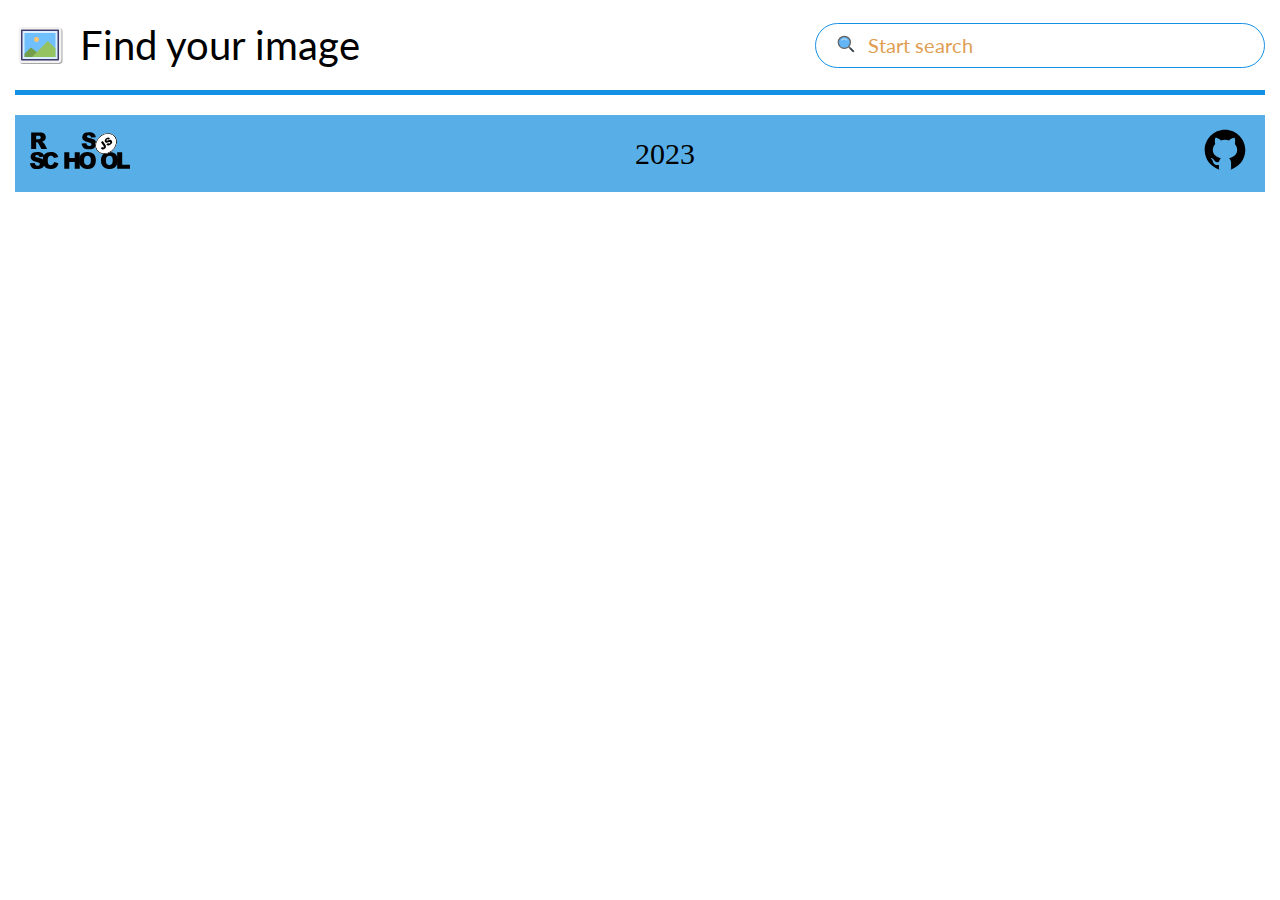
<file: image-galery/index.html>
<!DOCTYPE html>
<html lang="en">
<head>
    <meta charset="UTF-8">
    <meta http-equiv="X-UA-Compatible" content="IE=edge">
    <meta name="viewport" content="width=device-width, initial-scale=1.0">
    <title>Image-galery</title>
    <link rel="stylesheet" href="style.css">
    <link rel="shortcut icon" href="./images/favicon.png" type="image/x-icon">
    <link rel="preconnect" href="https://fonts.googleapis.com">
    <link rel="preconnect" href="https://fonts.gstatic.com" crossorigin>
    <link href="https://fonts.googleapis.com/css2?family=Lato&display=swap" rel="stylesheet">
</head>
<body>
    <script type="module" src="index.js" defer></script>
    <div class="container">
        <header class="header">
            <div class="header__item">
                <div class="header__logo">
                    <div class="header__logo__ico">
                        <img src="./images/logo-ico.png" alt="logo ico">
                    </div>
                    <h1 class="header__logo__title">
                        Find your image
                    </h1>
                </div>
                <div class="header__search">
                    <button class="header__search__close btn">
                        <span class="close__line"></span>
                        <span class="close__line"></span>
                    </button>
                    <input class="header__search__box" type="text" placeholder="Start search" autocomplete="off" autofocus>
                    <button class="btn header__search__btn">
                        <img width="20" src="./images/find.svg" alt="find ico">
                    </button>
                </div>
            </div>
            <div class="header__item">
                <div class="line">
                </div>
            </div>
        </header>
        <main class="main">
        </main>
        <footer class="footer">
            <div class="footer__item">
                <a href="https://rs.school/js-stage0/" target="_blank">
                    <img class="footer__ico" width="100" src="./images/rs_school_js.svg" alt="rs school logo">
                </a>
            </div>
            <div class="footer__item">
                2023
            </div>
            <div class="footer__item">
                <a href="https://github.com/Zarembochka" target="_blank">
                    <img class="footer__ico" width="50" src="./images/github.svg" alt="github logo">
                </a>
            </div>
        </footer>
    </div>
    <div class="modal__background">
        <div class="modal">
            
        </div>
    </div>
</body>
</html>
</file>
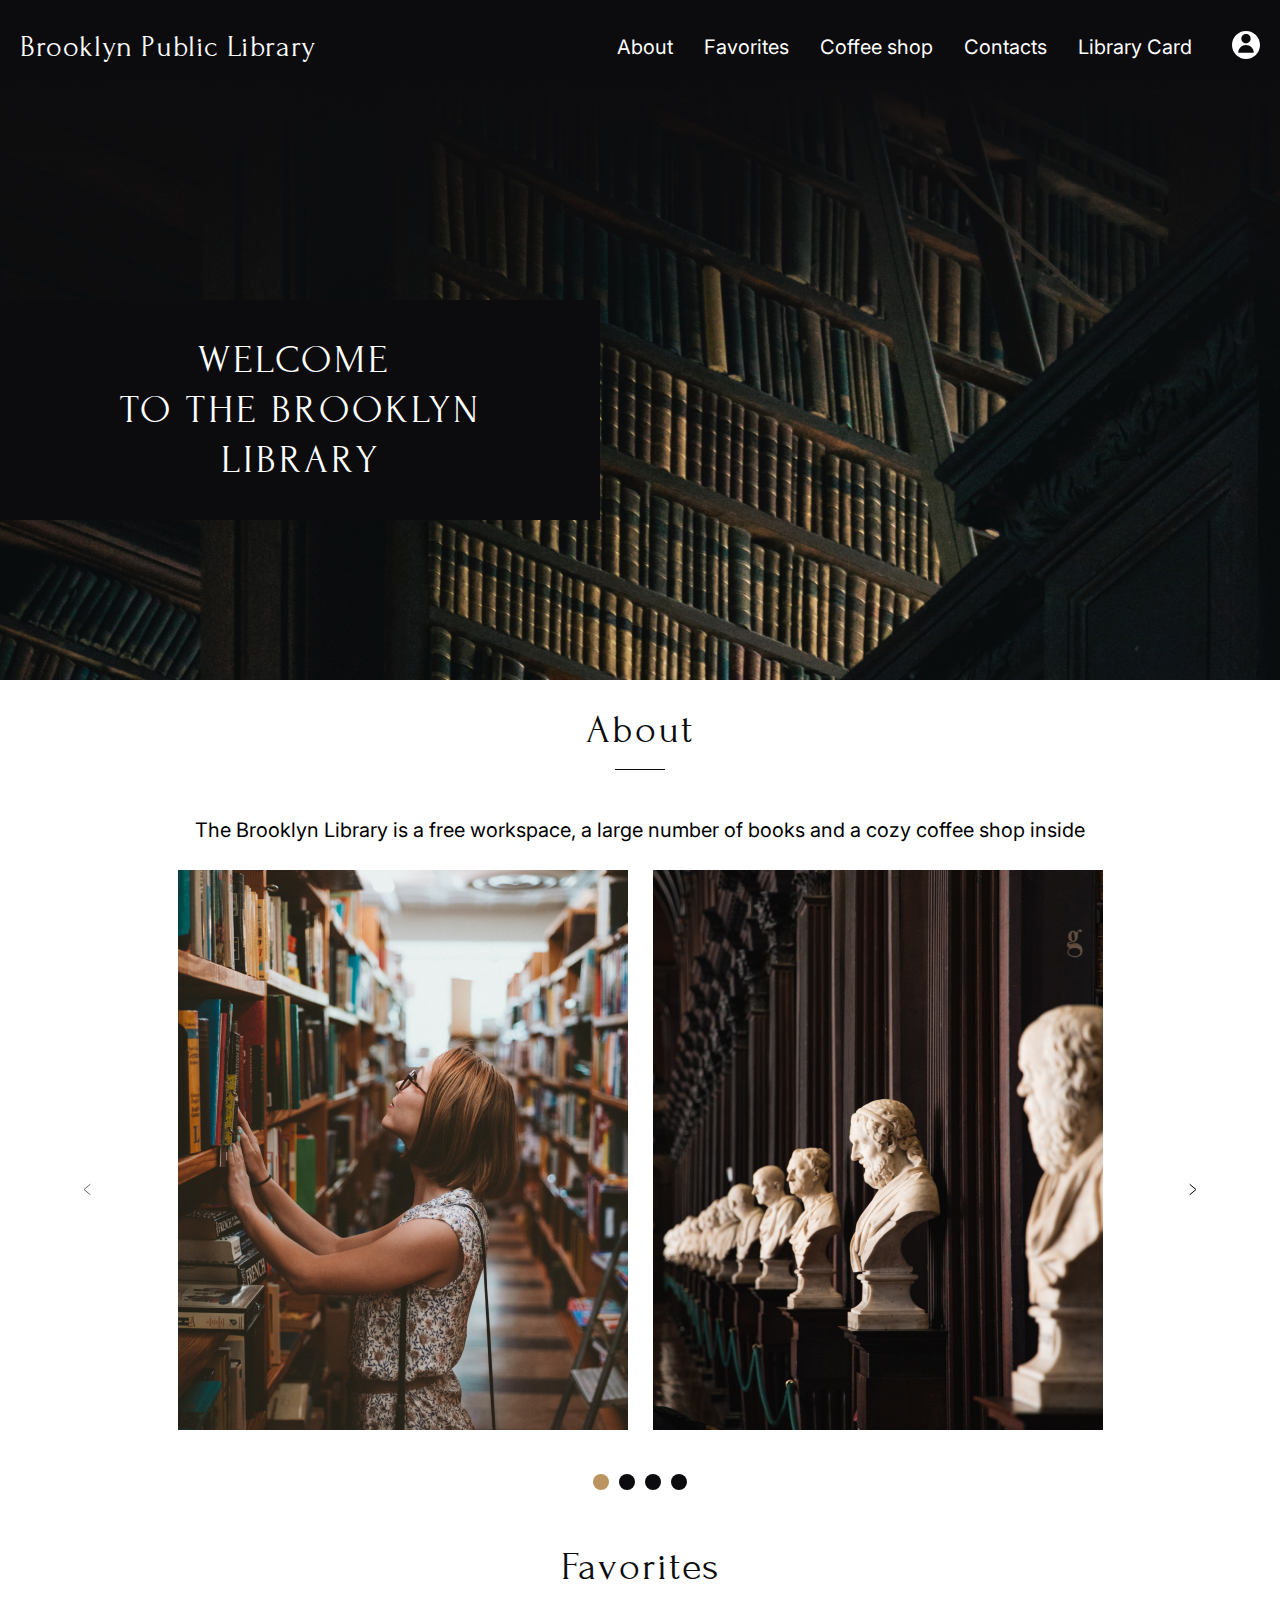
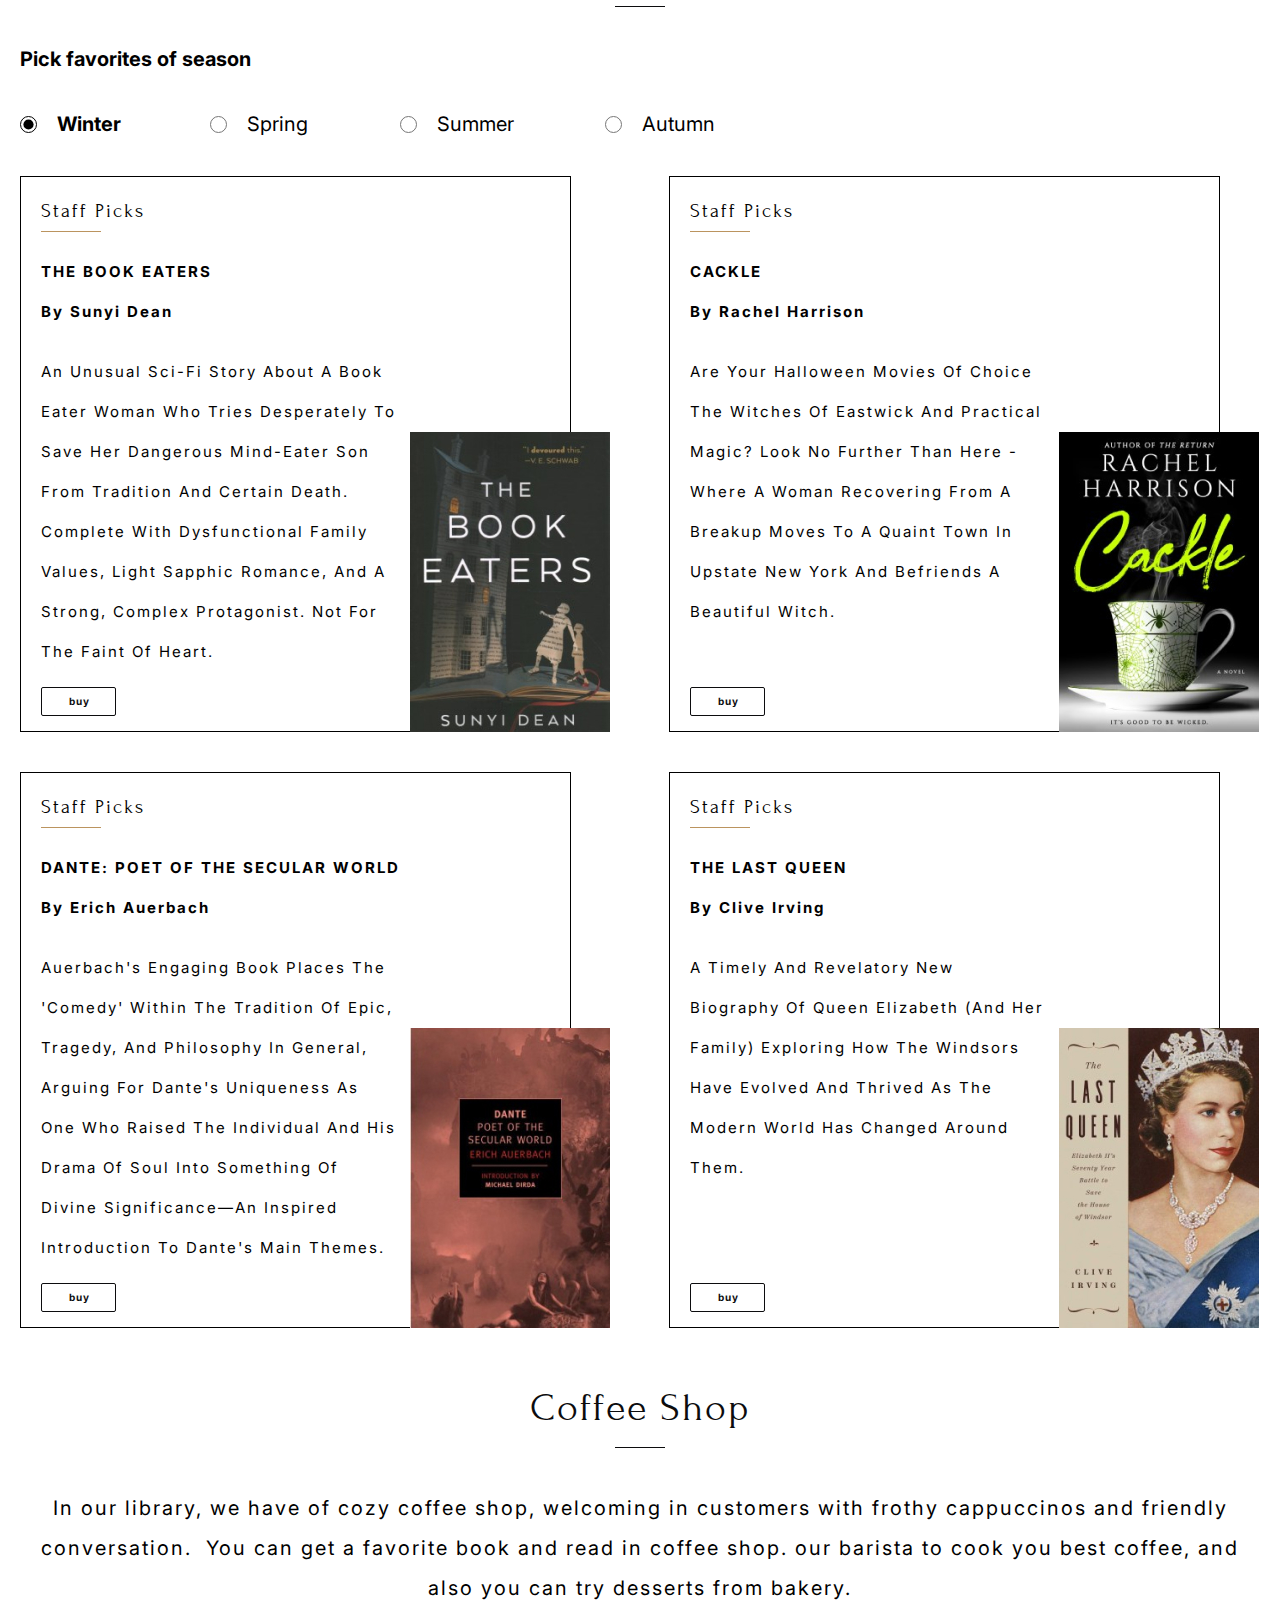
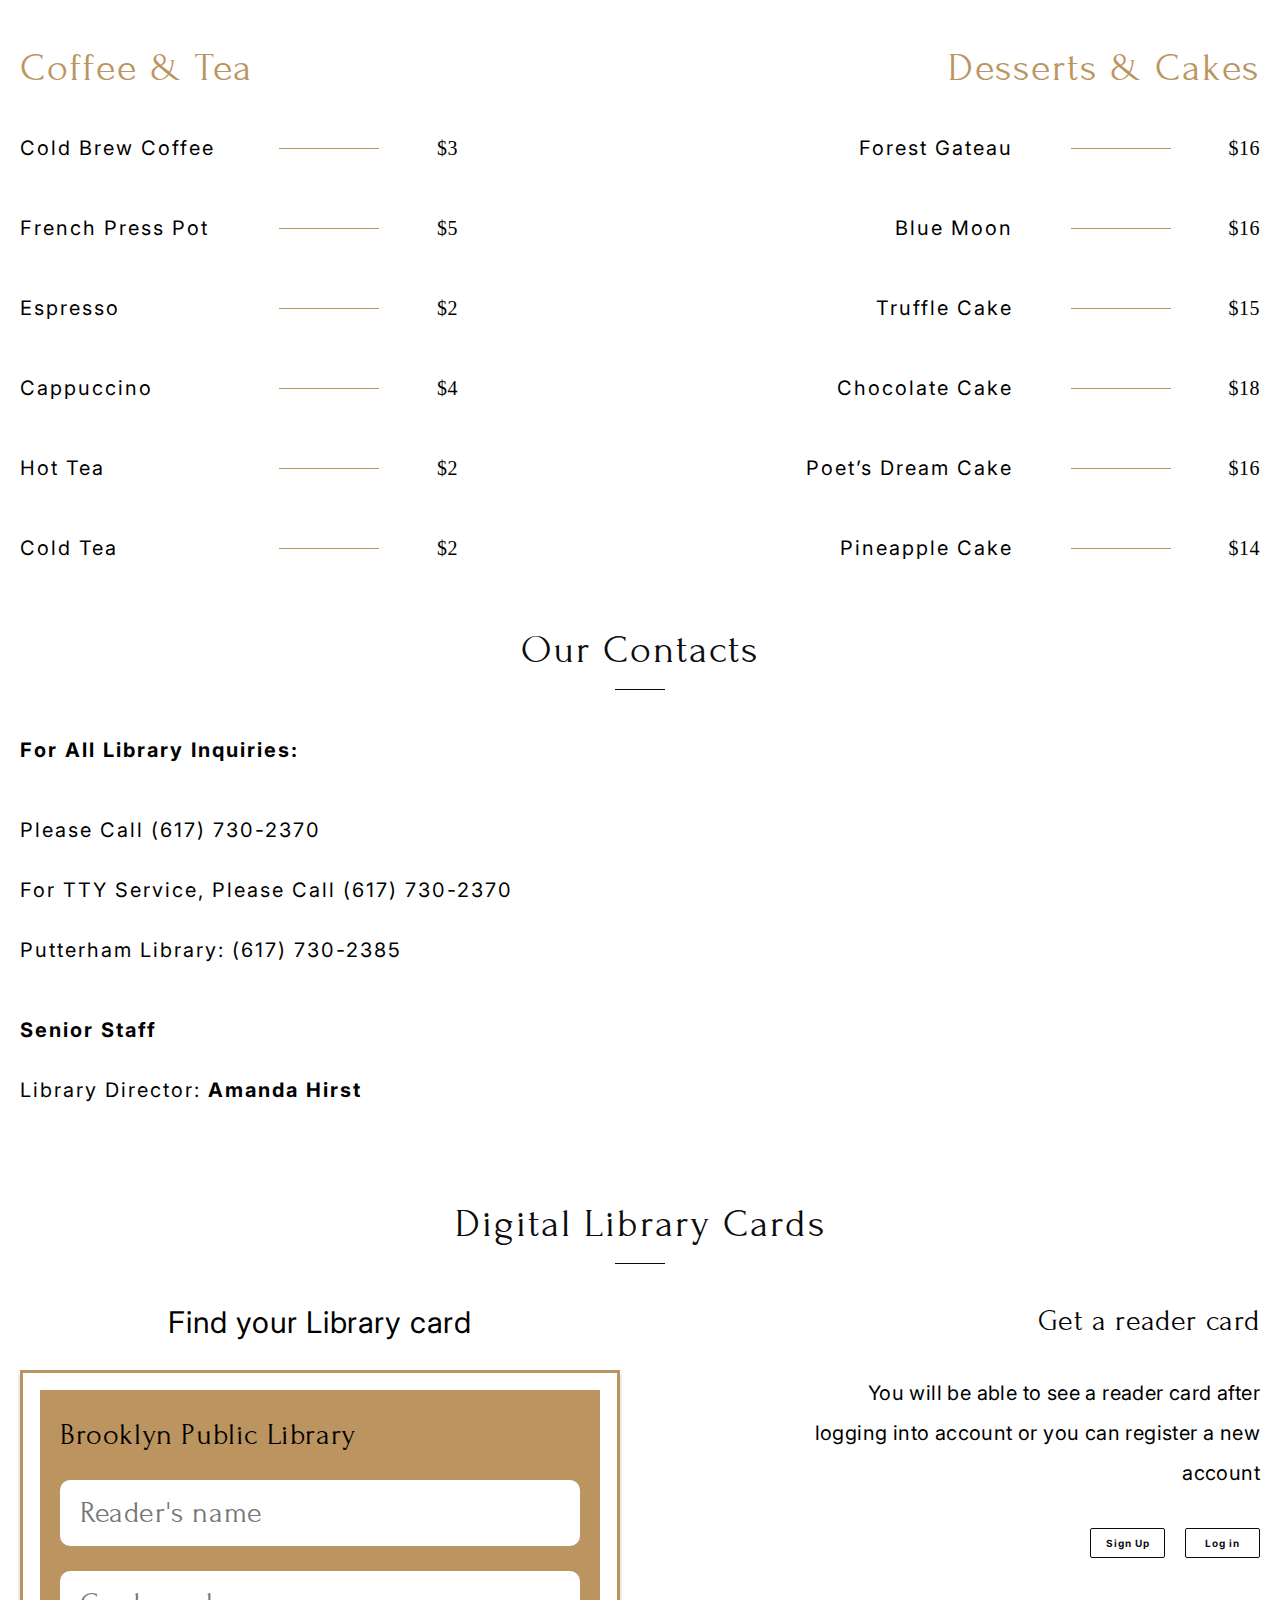
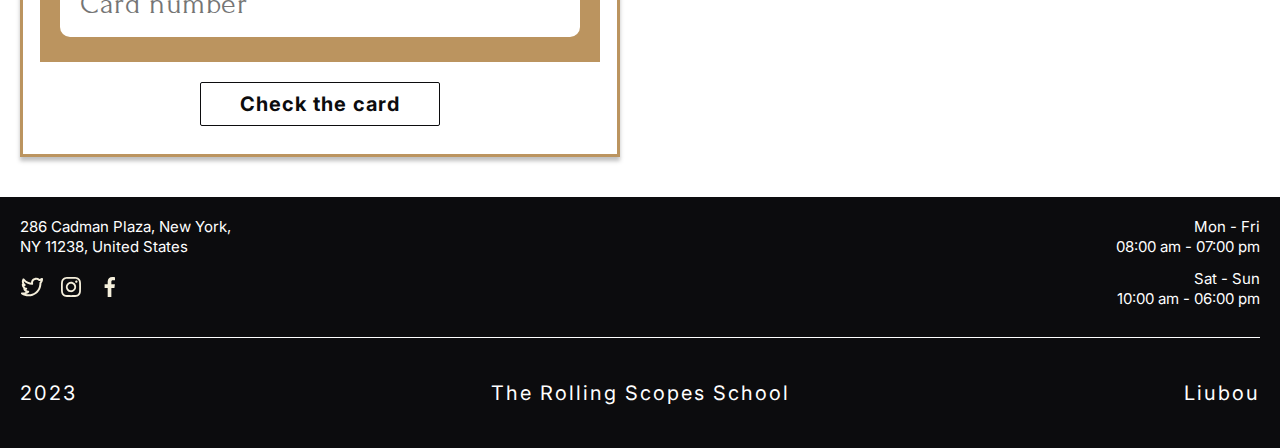
<file: library/index.html>
<!DOCTYPE html>
<html lang="en">
<head>
    <meta charset="UTF-8">
    <meta http-equiv="X-UA-Compatible" content="IE=edge">
    <meta name="viewport" content="width=device-width, initial-scale=1.0">
    <link rel="preconnect" href="https://fonts.googleapis.com">
    <link rel="preconnect" href="https://fonts.gstatic.com" crossorigin>
    <link href="https://fonts.googleapis.com/css2?family=Forum&family=Inter:wght@400;700&display=swap" rel="stylesheet">
    <link rel="shortcut icon" href="./images/bpl.png" type="image/x-icon">
    <link rel="stylesheet" href="style.css">
    <title>Brooklin Public Library</title>
</head>
<body>
    <script src="./js/index.js" defer></script>
    <script src="./js/slider.js" defer></script>
    <script src="./js/burger.js" defer></script>
    <script src="./js/books.js" defer></script>
    <script src="./js/modals.js" defer></script>
    <script src="./js/users.js" defer></script>
    <script src="./js/buycard.js" defer></script>
    <!-- header -->
    <div class="container-full">
        <header class="header">
            <div class="container">
                <div class="header__inner">
                    <h1 class="header__title title">
                        Brooklyn Public Library
                    </h1>
                    <nav class="header__nav">
                        <ul class="header__list">
                            <li class="header__list__item">
                                <a href="#about" class="link">
                                    About
                                </a>
                            </li>
                            <li class="header__list__item">
                                <a href="#favorites" class="link">
                                    Favorites
                                </a>
                            </li>
                            <li class="header__list__item">
                                <a href="#coffeeshop" class="link">
                                    Coffee shop
                                </a>
                            </li>
                            <li class="header__list__item">
                                <a href="#contacts" class="link">
                                    Contacts
                                </a>
                            </li>
                            <li class="header__list__item">
                                <a href="#librarycard" class="link">
                                    Library Card
                                </a>
                            </li>
                        </ul>
                    </nav>
                    <div class="profile">
                        <button class="header__profile">
                            <svg class="header__icon" xmlns="http://www.w3.org/2000/svg" width="28" height="28" viewBox="0 0 28 28" fill="white">
                                <path fill-rule="evenodd" clip-rule="evenodd" d="M28 14C28 21.732 21.732 28 14 28C6.26801 28 0 21.732 0 14C0 6.26801 6.26801 0 14 0C21.732 0 28 6.26801 28 14ZM18.6667 7.77778C18.6667 10.3551 16.5774 12.4444 14.0001 12.4444C11.4227 12.4444 9.33339 10.3551 9.33339 7.77778C9.33339 5.20045 11.4227 3.11111 14.0001 3.11111C16.5774 3.11111 18.6667 5.20045 18.6667 7.77778ZM19.4998 16.2781C20.9584 17.7367 21.7778 19.715 21.7778 21.7778H14L6.22225 21.7778C6.22225 19.715 7.0417 17.7367 8.50031 16.2781C9.95893 14.8194 11.9372 14 14 14C16.0628 14 18.0411 14.8194 19.4998 16.2781Z"/>
                            </svg>
                            <span class="user__initials"></span>
                        </button>
                        <div class="profile__card">
                            <h3 class="profile__card__title">
                                Profile
                            </h3>
                            <ul class="profile__list">
                                <li class="profile__item">
                                    <button class="profile__btn profile__btn-login btn-login">
                                        Log In
                                    </button>
                                </li>
                                <li class="profile__item">
                                    <button class="profile__btn profile__btn-registration btn-signin">
                                        Register
                                    </button>
                                </li>
                                <li class="profile__item btn-notvisible">
                                    <button class="profile__btn btn-myprofile">
                                        My profile
                                    </button>
                                </li>
                                <li class="profile__item btn-notvisible">
                                    <button class="profile__btn btn-logout">
                                        Log Out
                                    </button>
                                </li>
                            </ul>
                        </div>
                    </div>
                    <button class="burger-btn">
                        <span class="burger__menu__line burger__menu__line-first"></span>
                        <span class="burger__menu__line burger__menu__line-second"></span>
                        <span class="burger__menu__line burger__menu__line-third"></span>
                        <span class="burger__menu__line burger__menu__line-fourth"></span>
                    </button>
                </div>
            </div>
        </header>
        <!-- /header -->

    <!-- main -->
    <main>
        <!-- welcome -->
        <section class="welcome">
            <div class="welcome__overlay">
            </div>
            <div class="welcome__greeting">
                <h2 class="welcome__title title">
                    <span class="welcome__span">Welcome&nbsp;</span>
                    <span class="welcome__span">to the Brooklyn</span>
                    <span class="welcome__span">Library</span>
                </h2>
            </div>
        </section>
        <!-- /welcome -->

        <!-- about -->
        <section class="about" id="about">
            <div class="container-full">
                <div class="container">
                    <h2 class="section__title">
                        About
                    </h2>
                    <p class="section__text">
                        The Brooklyn Library is a free workspace, a large number of books and a cozy coffee shop inside
                    </p>
                    <div class="about__container">
                        <button class="arrow arrow-left">
                            <img class="arrow__ico" src="./images/svg/Carret_Left.svg" alt="arrow left ico">
                        </button>
                        <div class="about__inner">
                            <div class="about__slider">
                                <div class="about__item about__item-active">
                                    <img class="about__item__image" src="./images/about/about_1.jpg" alt="image 1">
                                </div>

                                <div class="about__item about__item-second">
                                    <img class="about__item__image" src="./images/about/about_2.jpg" alt="image 2">
                                </div>

                                <div class="about__item about__item-third">
                                    <img class="about__item__image" src="./images/about/about_3.jpg" alt="image 3">
                                </div>

                                <div class="about__item about__item-third">
                                    <img class="about__item__image" src="./images/about/about_4.jpg" alt="image 4">
                                </div>

                                <div class="about__item about__item-third">
                                    <img class="about__item__image" src="./images/about/about_5.jpg" alt="image 5">
                                </div>
                            </div>
                        </div>
                        <button class="arrow arrow-right">
                            <img class="arrow__ico" src="./images/svg/Carret_Right.svg" alt="arrow right ico">
                        </button>
                    </div>

                    <div class="about__carousel">
                        <button class="about__carousel__cirkle about__carousel__cirkle-active">
                            0
                        </button>
                        <button class="about__carousel__cirkle">
                            1
                        </button>
                        <button class="about__carousel__cirkle">
                            2
                        </button>
                        <button class="about__carousel__cirkle about__carousel__cirkle-four">
                            3
                        </button>
                        <button class="about__carousel__cirkle about__carousel__cirkle-five">
                            4
                        </button>
                    </div>
                </div>
            </div>
        </section>
        <!-- /about -->

        <!-- favorites -->
        <section class="favorites" id="favorites">
            <div class="container-full">
                <div class="container">
                    <h2 class="section__title">
                        Favorites
                    </h2>
                    <div class="favorites__panel">
                        <p class="favorites__text">
                            Pick favorites of season
                        </p>
                        <form class="favorites__form">
                            <div class="favorites__form__season">
                                <input class="favorites__form__radio" type="radio" name="user__favorite__season" id="winter" value="winter" checked>
                                <label for="winter" class="favorites__form__label">Winter</label>
                            </div>
                            <div class="favorites__form__season">
                                <input class="favorites__form__radio" type="radio" name="user__favorite__season" id="spring" value="spring">
                                <label for="spring" class="favorites__form__label">Spring</label>
                            </div>
                            <div class="favorites__form__season">
                                <input class="favorites__form__radio" type="radio" name="user__favorite__season" id="summer" value="summer">
                                <label for="summer" class="favorites__form__label">Summer</label>
                            </div>
                            <div class="favorites__form__season">
                                <input class="favorites__form__radio" type="radio" name="user__favorite__season" id="autumn" value="autumn">
                                <label for="autumn" class="favorites__form__label">Autumn</label>
                            </div>
                        </form>
                    </div>

                    <div class="favorites__inner">
                        <!-- winter -->
                        <div class="favorites__items">
                            <div class="favorites__book">
                                <span class="favorites__book__id">
                                    1
                                </span>
                                <p class="favorites__book__pick">
                                    Staff Picks
                                </p>
                                <h3 class="favorites__book__title">
                                    The Book Eaters
                                </h3>
                                <h3 class="favorites__book__author">
                                    By Sunyi Dean
                                </h3>
                                <div class="favorites__book__description">
                                    An unusual sci-fi story about a book eater woman who tries desperately to save her dangerous mind-eater son from tradition and certain death. Complete with dysfunctional family values, light Sapphic romance, and a strong, complex protagonist. Not for the faint of heart.
                                </div>
                                <button type="button" class="btn favorites__book__btn favorites__book__btn-buy">
                                    Buy
                                </button>
                                <img class="favorites__book__image" src="./images/favorites/winter/book_1.jpg" alt="The book eaters">
                            </div>

                            <div class="favorites__book">
                                <span class="favorites__book__id">
                                    2
                                </span>
                                <p class="favorites__book__pick">
                                    Staff Picks
                                </p>
                                <h3 class="favorites__book__title">
                                    Cackle
                                </h3>
                                <h3 class="favorites__book__author">
                                    By Rachel Harrison
                                </h3>
                                <div class="favorites__book__description">
                                    Are your Halloween movies of choice The Witches of Eastwick and Practical Magic? Look no further than here - where a woman recovering from a breakup moves to a quaint town in upstate New York and befriends a beautiful witch.
                                </div>
                                <button type="button" class="btn favorites__book__btn favorites__book__btn-buy">
                                    Buy
                                </button>
                                <img class="favorites__book__image" src="./images/favorites/winter/book_2.jpg" alt="Cackle">
                            </div>

                            <div class="favorites__book">
                                <span class="favorites__book__id">
                                    3
                                </span>
                                <p class="favorites__book__pick">
                                    Staff Picks
                                </p>
                                <h3 class="favorites__book__title">
                                    Dante: Poet of the Secular World
                                </h3>
                                <h3 class="favorites__book__author">
                                    By Erich Auerbach
                                </h3>
                                <div class="favorites__book__description">
                                    Auerbach's engaging book places the 'Comedy' within the tradition of epic, tragedy, and philosophy in general, arguing for Dante's uniqueness as one who raised the individual and his drama of soul into something of divine significance—an inspired introduction to Dante's main themes.
                                </div>
                                <button class="btn favorites__book__btn favorites__book__btn-buy">
                                    Buy
                                </button>
                                <img class="favorites__book__image" src="./images/favorites/winter/book_3.jpg" alt="Dante: Poet of the Secular World">
                            </div>

                            <div class="favorites__book">
                                <span class="favorites__book__id">
                                    4
                                </span>
                                <p class="favorites__book__pick">
                                    Staff Picks
                                </p>
                                <h3 class="favorites__book__title">
                                    The Last Queen
                                </h3>
                                <h3 class="favorites__book__author">
                                    By Clive Irving
                                </h3>
                                <div class="favorites__book__description">
                                    A timely and revelatory new biography of Queen Elizabeth (and her family) exploring how the Windsors have evolved and thrived as the modern world has changed around them.
                                </div>
                                <button type="button" class="btn favorites__book__btn favorites__book__btn-buy">
                                    Buy
                                </button>
                                <img class="favorites__book__image" src="./images/favorites/winter/book_4.jpg" alt="The Last Queen">
                            </div>
                        </div>
                        <!-- /winter -->

                        <!-- spring -->
                        <!-- /spring -->

                        <!-- summer -->
                        <!-- /summer -->

                        <!-- autumn -->
                        <!-- /autumn -->
                    </div>
                </div>
            </div>
        </section>
        <!-- /favorites -->

        <!-- coffeeshop -->
        <section class="coffeeshop" id="coffeeshop">
            <div class="container-full">
                <div class="container">
                    <h2 class="section__title">
                        Coffee shop
                    </h2>
                    <p class="section__text coffeeshop__text">
                        In our library, we have of cozy coffee shop, welcoming in customers with frothy cappuccinos and friendly conversation.&nbsp; You can get a favorite book and read in coffee shop. our barista to cook you best coffee, and also you can try desserts from bakery.
                    </p>
                    <div class="coffeeshop__inner">
                            <!-- drinks -->
                            <table class="coffeeshop__table">
                                <caption class="coffeeshop__menu__title coffeeshop__menu__title-right">
                                    Coffee & Tea
                                </caption>
                                <tbody class="coffeeshop__menu">
                                    <tr class="coffeeshop__menu__item">
                                        <td class="coffeeshop__menu__dish coffeeshop__menu__dish-right">Cold Brew Coffee</td>
                                        <td class="coffeeshop__menu__line"></td>
                                        <td class="coffeeshop__menu__price">$3</td>
                                    </tr>
                                    <tr class="coffeeshop__menu__item">
                                        <td class="coffeeshop__menu__dish coffeeshop__menu__dish-right">French Press Pot</td>
                                        <td class="coffeeshop__menu__line"></td>
                                        <td class="coffeeshop__menu__price">$5</td>
                                    </tr>
                                    <tr class="coffeeshop__menu__item">
                                        <td class="coffeeshop__menu__dish coffeeshop__menu__dish-right">Espresso</td>
                                        <td class="coffeeshop__menu__line"></td>
                                        <td class="coffeeshop__menu__price">$2</td>
                                    </tr>
                                    <tr class="coffeeshop__menu__item">
                                        <td class="coffeeshop__menu__dish coffeeshop__menu__dish-right">Cappuccino</td>
                                        <td class="coffeeshop__menu__line"></td>
                                        <td class="coffeeshop__menu__price">$4</td>
                                    </tr>
                                    <tr class="coffeeshop__menu__item">
                                        <td class="coffeeshop__menu__dish coffeeshop__menu__dish-right">Hot tea</td>
                                        <td class="coffeeshop__menu__line"></td>
                                        <td class="coffeeshop__menu__price">$2</td>
                                    </tr>
                                    <tr class="coffeeshop__menu__item">
                                        <td class="coffeeshop__menu__dish coffeeshop__menu__dish-right">Cold tea</td>
                                        <td class="coffeeshop__menu__line"></td>
                                        <td class="coffeeshop__menu__price">$2</td>
                                    </tr>
                                </tbody>
                            </table>
                            <!-- /drinks -->

                            <!-- desserts -->
                            <table class="coffeeshop__table coffeeshop__table__desserts">
                                <caption class="coffeeshop__menu__title coffeeshop__menu__title-left">
                                    Desserts & Cakes
                                </caption>
                                <tbody class="coffeeshop__menu">
                                    <tr class="coffeeshop__menu__item">
                                        <td class="coffeeshop__menu__dish">Forest Gateau</td>
                                        <td class="coffeeshop__menu__line"></td>
                                        <td class="coffeeshop__menu__price">$16</td>
                                    </tr>
                                    <tr class="coffeeshop__menu__item">
                                        <td class="coffeeshop__menu__dish">Blue Moon</td>
                                        <td class="coffeeshop__menu__line"></td>
                                        <td class="coffeeshop__menu__price">$16</td>
                                    </tr>
                                    <tr class="coffeeshop__menu__item">
                                        <td class="coffeeshop__menu__dish">Truffle Cake</td>
                                        <td class="coffeeshop__menu__line"></td>
                                        <td class="coffeeshop__menu__price">$15</td>
                                    </tr>
                                    <tr class="coffeeshop__menu__item">
                                        <td class="coffeeshop__menu__dish">Chocolate Cake</td>
                                        <td class="coffeeshop__menu__line"></td>
                                        <td class="coffeeshop__menu__price">$18</td>
                                    </tr>
                                    <tr class="coffeeshop__menu__item">
                                        <td class="coffeeshop__menu__dish">Poet’s Dream Cake</td>
                                        <td class="coffeeshop__menu__line"></td>
                                        <td class="coffeeshop__menu__price">$16</td>
                                    </tr>
                                    <tr class="coffeeshop__menu__item">
                                        <td class="coffeeshop__menu__dish">Pineapple Cake</td>
                                        <td class="coffeeshop__menu__line"></td>
                                        <td class="coffeeshop__menu__price">$14</td>
                                    </tr>
                                </tbody>
                            </table>
                            <!-- /desserts -->
                    </div>
                </div>
            </div>
        </section>
        <!-- /coffeeshop -->

        <!-- contacts -->
        <section class="contacts" id="contacts">
            <div class="container-full">
                <div class="container">
                    <h2 class="section__title">
                        Our Contacts
                    </h2>
                    <div class="contacts__inner">
                        <div class="contacts__item">
                            <div class="contacts__description">
                                <div class="contacts__phone">
                                    <h3 class="contacts__title">
                                        For all Library inquiries:
                                    </h3>
                                    <p class="contacts__phone__info">
                                        Please call&nbsp;
                                        <a class="contacts__link" href="tel:+6177302370" target="_blank">(617) 730-2370</a>
                                    </p>
                                    <p class="contacts__phone__info">
                                        For TTY service, please call&nbsp;
                                        <a class="contacts__link" href="tel:+6177302370" target="_blank">(617) 730-2370</a>
                                    </p>
                                    <p class="contacts__phone__info">
                                        Putterham Library:&nbsp;
                                        <a class="contacts__link" href="tel:+6177302385" target="_blank">(617) 730-2385</a>
                                    </p>
                                </div>
                                <div class="contacts__staff">
                                    <h3 class="contacts__staff__title">
                                        Senior Staff
                                    </h3>
                                    <p class="contacts__phone__info ">
                                        Library Director:&nbsp;
                                        <a class="contacts__link contacts__description__title" href="mailto:AmandaHirst@gmail.com">Amanda Hirst</a>
                                    </p>
                                </div>
                            </div>
                        </div>
                        <div class="contacts__item">
                            <iframe class="contacts__map" src="https://www.google.com/maps/embed?pb=!1m18!1m12!1m3!1d3025.0165251775215!2d-73.99398898615364!3d40.69563369930784!2m3!1f0!2f0!3f0!3m2!1i1024!2i768!4f13.1!3m3!1m2!1s0x89c25a49b649b8c3%3A0x6342a2291cea2e!2zMjg2IENhZG1hbiBQbGF6YSBXLCBCcm9va2x5biwgTlkgMTEyMDEsINCh0KjQkA!5e0!3m2!1sru!2spl!4v1691141444370!5m2!1sru!2spl" style="border:0;" allowfullscreen="" loading="lazy" referrerpolicy="no-referrer-when-downgrade"></iframe>
                        </div>
                    </div>
                </div>
            </div>
        </section>
        <!-- /contacts -->

        <!-- librarycard -->
        <section class="librarycard" id="librarycard">
            <div class="container-full">
                <div class="container">
                    <h2 class="section__title">
                        Digital Library Cards
                    </h2>
                    <div class="librarycard__inner">
                        <div class="librarycard__item">
                            <h3 class="librarycard__title">
                                Find your Library card
                            </h3>
                            <div class="librarycard__card">
                                <h3 class="librarycard__card__title">
                                    Brooklyn Public Library
                                </h3>
                                <form class="librarycard__form">
                                    <div class="librarycard__form__inner">
                                        <div class="librarycard__form__item">
                                            <input class="librarycard__form__input" name="user_name" type="text" placeholder="Reader's name" id="user_name">
                                            <div class="register__form__message"></div>
                                        </div>
                                        <div class="librarycard__form__item">
                                            <input class="librarycard__form__input" name="card_number" type="text" placeholder="Card number" id="card_number" minlength="9" maxlength="9">
                                            <div class="register__form__message"></div>
                                        </div>
                                    </div>
                                    <button class="btn librarycard__form__btn btn-checkCard" type="submit">Check the card</button>
                                    <ul class="librarycard__user__info">
                                        <li class="librarycard__user__info__item">
                                            <h6 class="librarycard__user__info__title">
                                                visits
                                            </h6>
                                            <img class="librarycard__user__info__ico" src="./images/library_card/Union.svg" alt="visits ico" width="20px" height="21px">
                                            <p class="libraryCard__user__info__details"></p>
                                        </li>
                                        <li class="librarycard__user__info__item">
                                            <h6 class="librarycard__user__info__title">
                                                bonuses
                                            </h6>
                                            <img class="librarycard__user__info__ico" src="./images/library_card/Star 1.svg" alt="bonuses ico" width="20px" height="21px">
                                            <p class="libraryCard__user__info__details"></p>
                                        </li>
                                        <li class="librarycard__user__info__item">
                                            <h6 class="librarycard__user__info__title">
                                                Books
                                            </h6>
                                            <img class="librarycard__user__info__ico" src="./images/library_card/book.svg" alt="books ico" width="20px" height="21px">
                                            <p class="libraryCard__user__info__details"></p>
                                        </li>
                                    </ul>
                                </form>
                            </div>
                        </div>
                        <div class="librarycard__info">
                            <h3 class="librarycard__title librarycard__info__title">
                                Get a reader card
                            </h3>
                            <p class="librarycard__info__text">
                                You will be able to see a reader card after logging into account or you can register a new account
                            </p>
                            <div class="librarycard__info__buttons">
                                <button class="btn librarycard__info__btn btn-myprofile btn-notvisible">Profile</button>
                                <button class="btn librarycard__info__btn btn-signin">Sign Up</button>
                                <button class="btn librarycard__info__btn btn-login">Log in</button>
                            </div>
                        </div>
                    </div>
                </div>
            </div>
        </section>
        <!-- /librarycard -->
    </main>
    <!-- /main -->

    <!-- footer -->
    <footer class="footer">
        <div class="container-full">
            <div class="container">
                <div class="footer__inner">
                    <div class="footer__item">
                        <div class="footer__address">
                            <a class="link" href="https://www.google.com/maps/place/286+Cadman+Plaza+W,+Brooklyn,+NY+11201,+%D0%A1%D0%A8%D0%90/@40.6956337,-73.9928847,17z/data=!4m10!1m2!2m1!1s286+Cadman+Plaza,+New+York,+NY+11238,+United+States!3m6!1s0x89c25a49b649b8c3:0x6342a2291cea2e!8m2!3d40.6956458!4d-73.9912976!15sCjMyODYgQ2FkbWFuIFBsYXphLCBOZXcgWW9yaywgTlkgMTEyMzgsIFVuaXRlZCBTdGF0ZXOSAQpzdWJwcmVtaXNl4AEA!16s%2Fg%2F11s2lgz8ns?entry=ttu" target="_blank">286 Cadman Plaza, New York, NY 11238, United States</a>
                        </div>
                        <div class="footer__open">
                            Mon - Fri
                            <br>
                            08:00 am - 07:00 pm
                        </div>
                    </div>
                    <div class="footer__item">
                        <div class="footer__social">
                            <ul class="footer__list">
                                <li class="footer__list__item">
                                    <a class="footer__social__link" href="https://twitter.com/" target="_blank">
                                        <img class="footer__social__ico" src="./images/social/twitter.svg" alt="twitter logo">
                                    </a>
                                </li>
                                <li class="footer__list__item">
                                    <a class="footer__social__link" href="https://www.instagram.com/rsschool_news/" target="_blank">
                                        <img class="footer__social__ico"  src="./images/social/instagram.svg" alt="instagram logo">
                                    </a>
                                </li>
                                <li class="footer__list__item">
                                    <a class="footer__social__link" href="https://www.facebook.com/rsschoolEN/" target="_blank">
                                        <img class="footer__social__ico"  src="./images/social/facebook.svg" alt="facebook logo">
                                    </a>
                                </li>
                            </ul>
                        </div>
                        <div class="footer__open">
                            Sat - Sun
                            <br>
                            10:00 am - 06:00 pm
                        </div>
                    </div>
                </div>
                <div class="footer__line">
                </div>
                <div class="footer__bottom">
                    <div class="footer__bottom__year">
                        2023
                    </div>
                    <div class="footer__bottom__rsschol">
                        <a class="link" target="_blank" href="https://rs.school/js-stage0/">
                            The Rolling Scopes School
                        </a>
                    </div>
                    <div class="footer__bottom__github">
                        <a class="link" target="_blank" href="https://github.com/Zarembochka">
                            Liubou
                        </a>
                    </div>
                </div>
            </div>
        </div>
    </footer>
    <!-- /footer -->
    </div>

    <!-- modals -->
    <!-- register -->
    <div class="modal__background modal__register">
        <div class="modal">
            <div class="modal__content register">
                <h3 class="modals__title">
                    Register
                </h3>
                <button class="modals__close register__close">
                    <span class="modals__close__line"></span>
                    <span class="modals__close__line"></span>
                </button>
                <form class="modal__form register__form" novalidate>
                    <div class="register__form__item">
                        <label class="register__form__label" for="firstname">
                            First name
                        </label>
                        <input class="register__form__input" type="text" name="firstname" id="firstname">
                        <div class="register__form__message"></div>
                    </div>
                    <div class="register__form__item">
                        <label class="register__form__label" for="lastname">
                            Last name
                        </label>
                        <input class="register__form__input" type="text" name="lastname" id="lastname">
                        <div class="register__form__message"></div>
                    </div>
                    <div class="register__form__item">
                        <label class="register__form__label" for="email">
                            E-mail
                        </label>
                        <input class="register__form__input" type="email" name="email" id="email">
                        <div class="register__form__message"></div>
                    </div>
                    <div class="register__form__item">
                        <label class="register__form__label" for="password">
                            Password
                        </label>
                        <input class="register__form__input" type="password" name="password" id="password" minlength="8">
                        <div class="register__form__message"></div>
                    </div>
                    <button class="btn librarycard__info__btn btn-submit-register" type="submit">Sign Up</button>
                </form>
                <footer class="register__form__footer">
                    <p class="register__form__text">
                        Already have an account?
                    </p>
                    <button class="footer__btn footer__btn-login">
                        Login
                    </button>
                </footer>
            </div>
        </div>
    </div>
    <!-- /register -->

    <!-- login -->
    <div class="modal__background modal__login">
        <div class="modal">
            <div class="modal__content login">
                <h3 class="modals__title">
                    Login
                </h3>
                <button class="modals__close login__close">
                    <span class="modals__close__line"></span>
                    <span class="modals__close__line"></span>
                </button>
                <form class="modal__form login__form" novalidate>
                    <div class="register__form__item">
                        <label class="register__form__label" for="login_user">
                            E-mail or readers card
                        </label>
                        <input class="register__form__input" type="text" name="login_user" id="login_user">
                        <div class="register__form__message"></div>
                    </div>
                    <div class="register__form__item">
                        <label class="register__form__label" for="password">
                            Password
                        </label>
                        <input class="register__form__input" type="password" name="login_password" id="login_password" minlength="8">
                        <div class="register__form__message"></div>
                    </div>
                    <button class="btn librarycard__info__btn btn-submit-login" type="submit">Log In</button>
                </form>
                <footer class="register__form__footer">
                    <p class="register__form__text">
                        Don’t have an account?
                    </p>
                    <button class="footer__btn footer__btn-register">
                        Register
                    </button>
                </footer>
            </div>
        </div>
    </div>
    <!-- /login -->

    <!-- my profile -->
    <div class="modal__background modal__myprofile">
        <div class="modal">
            <div class="modal__content myprofile">
                <aside class="myprofile__aside">
                    <div class="myprofile__aside__item">
                        <div class="myprofile__aside__initials">
                        </div>
                    </div>
                    <div class="myprofile__aside__item">
                        <div class="myprofile__aside__username">
                        </div>
                    </div>
                </aside>
                <main class="myprofile__main">
                    <h2 class="myprofile__title">
                        My profile
                    </h2>
                    <button class="myprofile__close">
                        <span class="modals__close__line"></span>
                        <span class="modals__close__line"></span>
                    </button>
                    <ul class="myprofile__user__info">
                        <li class="myprofile__user__info__item">
                            <h3 class="myprofile__user__info__title">
                                visits
                            </h3>
                            <img class="librarycard__user__info__ico" src="./images/library_card/Union.svg" alt="visits ico" width="20px" height="21px">
                            <p class="myprofile__user__info__details"></p>
                        </li>
                        <li class="myprofile__user__info__item">
                            <h3 class="myprofile__user__info__title">
                                bonuses
                            </h3>
                            <img class="librarycard__user__info__ico" src="./images/library_card/Star 1.svg" alt="bonuses ico" width="20px" height="21px">
                            <p class="myprofile__user__info__details"></p>
                        </li>
                        <li class="myprofile__user__info__item">
                            <h3 class="myprofile__user__info__title">
                                Books
                            </h3>
                            <img class="librarycard__user__info__ico" src="./images/library_card/book.svg" alt="books ico" width="20px" height="21px">
                            <p class="myprofile__user__info__details"></p>
                        </li>
                    </ul>
                    <p class="myprofile__books">
                        Rented books
                    </p>
                    <div class="myprofile__books__window">
                        <ul class="myprofile__books__list">
                            <li class="myprofile__books__list__item">
                                You don't have any books
                            </li>
                        </ul>
                    </div>
                    <div class="myprofile__cardnumber">
                        <span class="myprofile__cardnumber__text">
                            Card number
                        </span>
                        <span class="myprofile__cardnumber__number">
                        </span>
                        <button class="myprofile__btn-copy">
                            <svg class="myprofile__copy__ico" xmlns="http://www.w3.org/2000/svg" width="14" height="12" viewBox="0 0 14 12" fill="none">
                                <rect x="2.46826" y="0.25" width="10.5917" height="9.5" rx="0.75" stroke="black" stroke-width="0.5"/>
                                <rect x="0.25" y="2.25" width="10.5917" height="9.5" rx="0.75" fill="white" stroke="black" stroke-width="0.5"/>
                            </svg>
                        </button>
                    </div>
                </main>
            </div>
        </div>
    </div>
    <!-- /my profile -->

    <!-- buy librarycard -->
    <div class="modal__background modal__buycard">
        <div class="modal">
            <div class="modal__content buycard">
                <header class="buycard__header">
                    <h2 class="buycard__title">
                        Buy a library card
                    </h2>
                    <button class="buycard__close login__close">
                        <span class="buycard__close__line"></span>
                        <span class="buycard__close__line"></span>
                    </button>
                </header>
                <main class="buycard__main">
                    <div class="buycard__bankcard">
                        <form class="modal__form buycard__form" novalidate>
                            <div class="register__form__item">
                                <label class="register__form__label" for="bankcard_number">
                                    Bank card number
                                </label>
                                <input class="register__form__input" type="text" name="bankcard_number" id="bankcard_number">
                                <div class="register__form__message"></div>
                            </div>
                            <div class="register__form__item">
                                <label class="register__form__label">
                                    Expiration code
                                </label>
                                <div class="register__form__bankcardcode">
                                    <div class="register__form__bankcardcode__item">
                                        <input class="register__form__input" type="text" name="bankcard_code1" id="bankcard_code1" minlength="2" maxlength="2">
                                        <div class="register__form__message"></div>
                                    </div>
                                    <div class="register__form__bankcardcode__item">
                                        <input class="register__form__input" type="text" name="bankcard_code2" id="bankcard_code2" minlength="2" maxlength="2">
                                        <div class="register__form__message"></div>
                                    </div>
                                </div>
                                <div class="register__form__message"></div>
                            </div>
                            <div class="register__form__item">
                                <label class="register__form__label" for="bankcard_cvc">
                                    CVC
                                </label>
                                <input class="register__form__input register__form__cvc" type="text"name="bankcard_cvc" id="bankcard_cvc" minlength="3" maxlength="3">
                                <div class="register__form__message"></div>
                            </div>
                            <div class="register__form__item">
                                <label class="register__form__label" for="bankcard_username">
                                    Cardholder name
                                </label>
                                <input class="register__form__input" type="text" name="bankcard_username" id="bankcard_username">
                                <div class="register__form__message"></div>
                            </div>
                            <div class="register__form__item">
                                <label class="register__form__label" for="bankcard_postalcode">
                                    Postal code
                                </label>
                                <input class="register__form__input" type="text" name="bankcard_postalcode" id="bankcard_postalcode">
                                <div class="register__form__message"></div>
                            </div>
                            <div class="register__form__item">
                                <label class="register__form__label" for="bankcard_city">
                                    City / Town
                                </label>
                                <input class="register__form__input" type="text" name="bankcard_city" id="bankcard_city">
                                <div class="register__form__message"></div>
                            </div>
                            <div class="buycard__form__footer">
                                <button class="btn btn-submit-buycard" type="submit" disabled>
                                    Buy
                                </button>
                                <span class="buycard__form__price">$ 25.00</span>
                            </div>
                        </form>
                    </div>
                    <div class="buycard__description">
                        If you are live, work, attend school, or pay property taxes in New York State, you can get a $25 digital library card right now using this online form. Visitors to New York State can also use this form to apply for a temporary card.
                    </div>
                </main>
            </div>
        </div>
    </div>
    <!-- /buy librarycard -->
    <!-- /modals -->
</body>
</html>
</file>
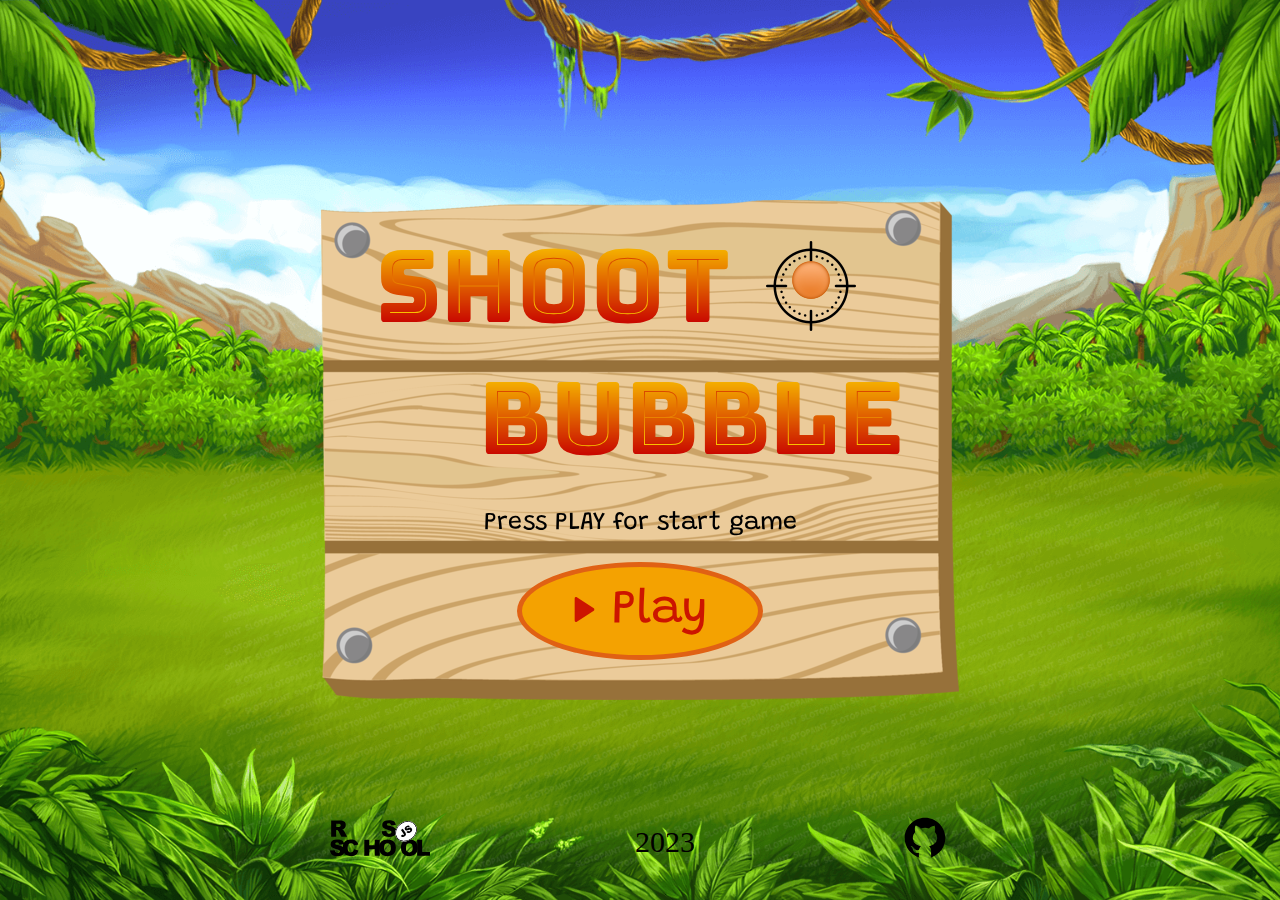
<file: random-game/index.html>
<!DOCTYPE html>
<html lang="en">
<head>
    <meta charset="UTF-8">
    <meta http-equiv="X-UA-Compatible" content="IE=edge">
    <meta name="viewport" content="width=device-width, initial-scale=1.0">
    <title>Shoot bubble</title>
    <link rel="stylesheet" href="style.css">
    <link rel="preconnect" href="https://fonts.googleapis.com">
    <link rel="preconnect" href="https://fonts.gstatic.com" crossorigin>
    <link href="https://fonts.googleapis.com/css2?family=Bungee+Spice&family=Grandstander:wght@300;400&display=swap" rel="stylesheet">
    <link rel="shortcut icon" href="./images/target-favicon.png" type="image/x-icon">
</head>
<body>
    <script src="index.js" defer></script>
    <script src="sounds.js" defer></script>
    <script src="modal.js" defer></script>
    <div class="container">
        <header class="header">
            <div class="sound">
                <button class="btn btn-volume">
                    <svg width="35px" height="35px" viewBox="0 0 64 64" xmlns="http://www.w3.org/2000/svg">
                        <g id="scream">
                        <path d="M6.2861,17.8184A1,1,0,1,0,7.7,16.4043l-.7671-.7671L7.7,14.87a1,1,0,0,0-1.4141-1.414l-.7671.767-.767-.767A1,1,0,0,0,3.3379,14.87l.7671.7671-.7671.7671A1,1,0,1,0,4.752,17.8184l.767-.7671Z"/>
                        <path d="M54,53a3,3,0,1,0,3,3A3.0033,3.0033,0,0,0,54,53Zm0,4a1,1,0,1,1,1-1A1.0009,1.0009,0,0,1,54,57Z"/>
                        <circle cx="57" cy="45" r="1"/>
                        <path d="M30,9A24,24,0,1,0,54,33,24.0275,24.0275,0,0,0,30,9Zm0,46A22,22,0,1,1,52,33,22.0248,22.0248,0,0,1,30,55Z"/>
                        <path d="M25.249,14.5981a19.2238,19.2238,0,0,1,10.1641.1836.9889.9889,0,0,0,.2842.042,1,1,0,0,0,.2841-1.959,21.234,21.234,0,0,0-11.23-.2031,1,1,0,1,0,.498,1.9365Z"/>
                        <circle cx="37" cy="30" r="2"/>
                        <circle cx="23" cy="30" r="2"/>
                        <path d="M25.5547,27.7837a1.0645,1.0645,0,0,0,.1182.0068,1,1,0,0,0,.1181-1.9926c-.9844-.1207-3.706-.8008-4.4619-2.482a1,1,0,0,0-1.8242.82C20.8818,27.1968,25.3643,27.7612,25.5547,27.7837Z"/>
                        <path d="M33.4248,26.91a1,1,0,0,0,.9912.8808,1.0645,1.0645,0,0,0,.1182-.0068c.19-.0225,4.6728-.5869,6.05-3.6475a1,1,0,0,0-1.8242-.82c-.7559,1.6812-3.4776,2.3613-4.4619,2.482A1.001,1.001,0,0,0,33.4248,26.91Z"/>
                        <path d="M30,33.9722a13.9777,13.9777,0,0,0-12.457,7.7187,4.9638,4.9638,0,0,0-.15,4.1948,4.8578,4.8578,0,0,0,3.0332,2.7691A32.6367,32.6367,0,0,0,30,50.0278a32.6417,32.6417,0,0,0,9.5732-1.3725,4.8591,4.8591,0,0,0,3.0342-2.77,4.9638,4.9638,0,0,0-.15-4.1948A13.9777,13.9777,0,0,0,30,33.9722Z"/>
                        <path d="M53,20a.9974.9974,0,0,0,.6816-.2681l4-3.7251A1,1,0,0,0,57.7373,14.6L55.3838,12.03,57.707,9.707a1,1,0,0,0-1.414-1.414l-3,3a1,1,0,0,0-.03,1.3823l2.33,2.5439-3.2744,3.0489A1,1,0,0,0,53,20Z"/>
                        <path d="M13.0518,7.3164a1,1,0,0,0,1.3955.5781L15,7.6182V9a1,1,0,0,0,2,0V6a1,1,0,0,0-1.4473-.8945L14.584,5.59l-.6358-1.9062a1,1,0,1,0-1.8964.6328Z"/>
                        <path d="M59.8945,23.5527a1,1,0,0,0-1.3418-.4472l-2,1a1,1,0,0,0,.8946,1.789l2-1A1,1,0,0,0,59.8945,23.5527Z"/>
                        <path d="M44.999,10A.9979.9979,0,0,0,45.8,9.6l3-4a1,1,0,0,0-1.6-1.2l-3,4A1,1,0,0,0,44.999,10Z"/>
                        </g>
                    </svg>
                </button>
            </div>
            <div class="score">
                <svg fill="#d4580b" width="40px" height="40px" viewBox="0 0 32 32" version="1.1" xmlns="http://www.w3.org/2000/svg">
                    <path d="M3.488 13.184l6.272 6.112-1.472 8.608 7.712-4.064 7.712 4.064-1.472-8.608 6.272-6.112-8.64-1.248-3.872-7.808-3.872 7.808z"></path>
                </svg>
                <span class="score__value"></span>
            </div>
            <div class="settings">
                <button class="btn btn-settings">
                    <svg xmlns="http://www.w3.org/2000/svg"  viewBox="0 0 50 50" width="35px" height="35px">    <path d="M47.16,21.221l-5.91-0.966c-0.346-1.186-0.819-2.326-1.411-3.405l3.45-4.917c0.279-0.397,0.231-0.938-0.112-1.282 l-3.889-3.887c-0.347-0.346-0.893-0.391-1.291-0.104l-4.843,3.481c-1.089-0.602-2.239-1.08-3.432-1.427l-1.031-5.886 C28.607,2.35,28.192,2,27.706,2h-5.5c-0.49,0-0.908,0.355-0.987,0.839l-0.956,5.854c-1.2,0.345-2.352,0.818-3.437,1.412l-4.83-3.45 c-0.399-0.285-0.942-0.239-1.289,0.106L6.82,10.648c-0.343,0.343-0.391,0.883-0.112,1.28l3.399,4.863 c-0.605,1.095-1.087,2.254-1.438,3.46l-5.831,0.971c-0.482,0.08-0.836,0.498-0.836,0.986v5.5c0,0.485,0.348,0.9,0.825,0.985 l5.831,1.034c0.349,1.203,0.831,2.362,1.438,3.46l-3.441,4.813c-0.284,0.397-0.239,0.942,0.106,1.289l3.888,3.891 c0.343,0.343,0.884,0.391,1.281,0.112l4.87-3.411c1.093,0.601,2.248,1.078,3.445,1.424l0.976,5.861C21.3,47.647,21.717,48,22.206,48 h5.5c0.485,0,0.9-0.348,0.984-0.825l1.045-5.89c1.199-0.353,2.348-0.833,3.43-1.435l4.905,3.441 c0.398,0.281,0.938,0.232,1.282-0.111l3.888-3.891c0.346-0.347,0.391-0.894,0.104-1.292l-3.498-4.857 c0.593-1.08,1.064-2.222,1.407-3.408l5.918-1.039c0.479-0.084,0.827-0.5,0.827-0.985v-5.5C47.999,21.718,47.644,21.3,47.16,21.221z M25,32c-3.866,0-7-3.134-7-7c0-3.866,3.134-7,7-7s7,3.134,7,7C32,28.866,28.866,32,25,32z"/></svg>
                </button>
            </div>
        </header>
        <main class="main">
            <div class="main__container">
                <canvas class="canvas" width="620" height="650">
                </canvas>
                <div class="start">
                    <button class="start__btn btn-leaders">
                        <svg height="15px" width="15px" version="1.1" id="Capa_1" xmlns="http://www.w3.org/2000/svg" xmlns:xlink="http://www.w3.org/1999/xlink" 
                            viewBox="0 0 324.701 324.701" xml:space="preserve">
                            <path d="M242.538,154.438c12.071-1.032,22.667-6.11,31.544-15.153c30.51-31.08,29.583-100.347,29.529-103.28
                                c-0.1-5.447-4.543-9.81-9.992-9.814l-50.269-0.033V5c0-2.762-2.239-5-5-5h-152c-2.761,0-5,2.238-5,5v21.156L31.082,26.19
                                c-5.448,0.004-9.891,4.367-9.992,9.814c-0.055,2.934-0.981,72.2,29.529,103.28c8.877,9.043,19.474,14.121,31.544,15.153
                                c4.617,32.323,28.831,58.395,60.188,65.782v62.933h-25.333c-1.635,0-3.166,0.799-4.101,2.14l-22,31.549
                                c-1.066,1.528-1.193,3.522-0.331,5.174c0.861,1.651,2.57,2.686,4.433,2.686c0,0,134.678-0.001,134.686,0c2.761,0,5-2.238,5-5
                                c0-1.21-0.507-2.195-1.145-3.184l-21.774-31.226c-0.935-1.341-2.466-2.14-4.101-2.14h-25.333V220.22
                                C213.707,212.832,237.921,186.761,242.538,154.438z M283.457,46.183c-0.965,22.133-6.193,61.311-23.647,79.091
                                c-4.822,4.911-10.247,7.849-16.459,8.91V46.156L283.457,46.183z M41.253,46.183l40.097-0.026v88.027
                                c-6.207-1.061-11.626-3.991-16.444-8.894C47.486,107.563,42.236,68.339,41.253,46.183z M120.917,83.455l28.63-4.16l12.804-25.943
                                l12.804,25.943l28.63,4.16l-20.717,20.194l4.891,28.515l-25.607-13.463l-25.607,13.463l4.891-28.515L120.917,83.455z"/>
                        </svg>
                        Leaders
                    </button>
                    <button class="start__btn start__play">
                        <svg width="25px" height="25px" viewBox="-3 0 28 28" version="1.1" xmlns="http://www.w3.org/2000/svg">
                            <g id="Page-1" stroke="none" stroke-width="1" fill-rule="evenodd" sketch:type="MSPage">
                                <g id="Icon-Set-Filled" sketch:type="MSLayerGroup" transform="translate(-419.000000, -571.000000)">
                                    <path d="M440.415,583.554 L421.418,571.311 C420.291,570.704 419,570.767 419,572.946 L419,597.054 C419,599.046 420.385,599.36 421.418,598.689 L440.415,586.446 C441.197,585.647 441.197,584.353 440.415,583.554" id="play" sketch:type="MSShapeGroup">
                                    </path>
                                </g>
                            </g>
                        </svg>
                        Play
                    </button>
                    <p class="start__text">
                        Press PLAY for start game
                    </p>
                    <div class="start__inner">
                        <h1 class="start__title start__title-one">Shoot</h1>
                        <h1 class="start__title">bubble</h1>
                        <img class="start__circle" src="./images/orange.png" alt="orange circle">
                        <img class="start__circle-bam" src="./images/bam.png" alt="bam effect">
                    </div>
                </div>
            </div>
        </main>
        <footer class="footer">
            <div class="footer__item">
                <a href="https://rs.school/js-stage0/" target="_blank">
                    <svg class="footer__ico" width="100" id="Layer_1" xmlns="http://www.w3.org/2000/svg" xmlns:xlink="http://www.w3.org/1999/xlink" viewBox="0 0 552.8 205.3"><style>.st0{fill:#fff}.st1{clip-path:url(#SVGID_2_)}.st2{clip-path:url(#SVGID_4_)}.st3{clip-path:url(#SVGID_6_)}.st4{clip-path:url(#SVGID_8_)}.st5{fill:#fff;stroke:#000;stroke-width:4;stroke-miterlimit:10}.st6{clip-path:url(#SVGID_8_)}.st6,.st7{fill:none;stroke:#000;stroke-width:4;stroke-miterlimit:10}.st8,.st9{clip-path:url(#SVGID_10_)}.st9{fill:none;stroke:#000;stroke-width:4;stroke-miterlimit:10}</style><title>rs_school_js</title><path d="M285.4 68l26.3-1.7c.6 4.3 1.7 7.5 3.5 9.8 2.9 3.6 6.9 5.4 12.2 5.4 3.9 0 7-.9 9.1-2.8 2-1.5 3.2-3.9 3.2-6.4 0-2.4-1.1-4.7-3-6.2-2-1.8-6.7-3.6-14.1-5.2-12.1-2.7-20.8-6.3-25.9-10.9-5.1-4.3-8-10.6-7.8-17.3 0-4.6 1.4-9.2 4-13 3-4.3 7.1-7.7 12-9.6 5.3-2.3 12.7-3.5 22-3.5 11.4 0 20.1 2.1 26.1 6.4 6 4.2 9.6 11 10.7 20.3l-26 1.5c-.7-4-2.1-6.9-4.4-8.8s-5.3-2.8-9.2-2.8c-3.2 0-5.6.7-7.2 2-1.5 1.2-2.5 3-2.4 5 0 1.5.8 2.9 2 3.8 1.3 1.2 4.4 2.3 9.3 3.3 12.1 2.6 20.7 5.2 26 7.9 5.3 2.7 9.1 6 11.4 9.9 2.4 4 3.6 8.6 3.5 13.3 0 5.6-1.6 11.2-4.8 15.9-3.3 4.9-7.9 8.7-13.3 11-5.7 2.5-12.9 3.8-21.5 3.8-15.2 0-25.7-2.9-31.6-8.8S286.1 77 285.4 68zM6.3 97.6V8.2h46.1c8.5 0 15.1.7 19.6 2.2 4.4 1.4 8.3 4.3 10.9 8.2 2.9 4.3 4.3 9.3 4.2 14.5.3 8.8-4.2 17.2-11.9 21.6-3 1.7-6.3 2.9-9.7 3.5 2.5.7 5 1.9 7.2 3.3 1.7 1.4 3.1 3 4.4 4.7 1.5 1.7 2.8 3.6 3.9 5.6l13.4 25.9H63L48.2 70.2c-1.9-3.5-3.5-5.8-5-6.9-2-1.4-4.4-2.1-6.8-2.1H34v36.3H6.3zM34 44.4h11.7c2.5-.2 4.9-.6 7.3-1.2 1.8-.3 3.4-1.3 4.5-2.8 2.7-3.6 2.3-8.7-1-11.8-1.8-1.5-5.3-2.3-10.3-2.3H34v18.1zM0 174.2l26.3-1.7c.6 4.3 1.7 7.5 3.5 9.8 2.8 3.6 6.9 5.5 12.2 5.5 3.9 0 7-.9 9.1-2.8 2-1.6 3.2-3.9 3.2-6.4 0-2.4-1.1-4.7-3-6.2-2-1.8-6.7-3.6-14.2-5.2-12.1-2.7-20.8-6.3-25.9-10.9-5.1-4.3-8-10.6-7.8-17.3 0-4.6 1.4-9.2 4-13 3-4.3 7.1-7.7 12-9.6 5.3-2.3 12.7-3.5 22-3.5 11.4 0 20.1 2.1 26.1 6.4s9.5 11 10.6 20.3l-26 1.5c-.7-4-2.1-6.9-4.4-8.8-2.2-1.9-5.3-2.8-9.2-2.7-3.2 0-5.6.7-7.2 2.1-1.6 1.2-2.5 3-2.4 5 0 1.5.8 2.9 2 3.8 1.3 1.2 4.4 2.3 9.3 3.3 12.1 2.6 20.7 5.2 26 7.9 5.3 2.7 9.1 6 11.4 9.9 2.4 4 3.6 8.6 3.6 13.2 0 5.6-1.7 11.1-4.8 15.8-3.3 4.9-7.9 8.7-13.3 11-5.7 2.5-12.9 3.8-21.5 3.8-15.2 0-25.7-2.9-31.6-8.8-5.9-6-9.2-13.4-10-22.4z"/><path d="M133 167.2l24.2 7.3c-1.3 6.1-4 11.9-7.7 17-3.4 4.5-7.9 8-13 10.3-5.2 2.3-11.8 3.5-19.8 3.5-9.7 0-17.7-1.4-23.8-4.2-6.2-2.8-11.5-7.8-16-14.9-4.5-7.1-6.7-16.2-6.7-27.3 0-14.8 3.9-26.2 11.8-34.1s19-11.9 33.4-11.9c11.3 0 20.1 2.3 26.6 6.8 6.4 4.6 11.2 11.6 14.4 21l-24.4 5.4c-.6-2.1-1.5-4.2-2.7-6-1.5-2.1-3.4-3.7-5.7-4.9-2.3-1.2-4.9-1.7-7.5-1.7-6.3 0-11.1 2.5-14.4 7.6-2.5 3.7-3.8 9.6-3.8 17.6 0 9.9 1.5 16.7 4.5 20.4 3 3.7 7.2 5.5 12.7 5.5 5.3 0 9.3-1.5 12-4.4 2.7-3.1 4.7-7.4 5.9-13zm56.5-52.8h27.6v31.3h30.2v-31.3h27.8v89.4h-27.8v-36.2h-30.2v36.2h-27.6v-89.4z"/><path d="M271.3 159.1c0-14.6 4.1-26 12.2-34.1 8.1-8.1 19.5-12.2 34-12.2 14.9 0 26.3 4 34.4 12S364 144 364 158.4c0 10.5-1.8 19-5.3 25.7-3.4 6.6-8.7 12-15.2 15.6-6.7 3.7-15 5.6-24.9 5.6-10.1 0-18.4-1.6-25-4.8-6.8-3.4-12.4-8.7-16.1-15.2-4.1-7-6.2-15.7-6.2-26.2zm27.6.1c0 9 1.7 15.5 5 19.5 3.3 3.9 7.9 5.9 13.7 5.9 5.9 0 10.5-1.9 13.8-5.8s4.9-10.8 4.9-20.8c0-8.4-1.7-14.6-5.1-18.4-3.4-3.9-8-5.8-13.8-5.8-5.1-.2-10 2-13.4 5.9-3.4 3.9-5.1 10.4-5.1 19.5zm93.4-.1c0-14.6 4.1-26 12.2-34.1 8.1-8.1 19.5-12.2 34-12.2 14.9 0 26.4 4 34.4 12S485 144 485 158.4c0 10.5-1.8 19-5.3 25.7-3.4 6.6-8.7 12-15.2 15.6-6.7 3.7-15 5.6-24.9 5.6-10.1 0-18.4-1.6-25-4.8-6.8-3.4-12.4-8.7-16.1-15.2-4.1-7-6.2-15.7-6.2-26.2zm27.6.1c0 9 1.7 15.5 5 19.5 3.3 3.9 7.9 5.9 13.7 5.9 5.9 0 10.5-1.9 13.8-5.8 3.3-3.9 4.9-10.8 4.9-20.8 0-8.4-1.7-14.6-5.1-18.4-3.4-3.9-8-5.8-13.8-5.8-5.1-.2-10.1 2-13.4 5.9-3.4 3.9-5.1 10.4-5.1 19.5z"/><path d="M482.1 114.4h27.6v67.4h43.1v22H482v-89.4z"/><ellipse transform="rotate(-37.001 420.46 67.88)" class="st0" cx="420.5" cy="67.9" rx="63" ry="51.8"/><defs><ellipse id="SVGID_1_" transform="rotate(-37.001 420.46 67.88)" cx="420.5" cy="67.9" rx="63" ry="51.8"/></defs><clipPath id="SVGID_2_"><use xlink:href="#SVGID_1_" overflow="visible"/></clipPath><g class="st1"><path transform="rotate(-37.001 420.82 68.353)" class="st0" d="M330.9-14.2h179.8v165.1H330.9z"/><g id="Layer_2_1_"><defs><path id="SVGID_3_" transform="rotate(-37.001 420.82 68.353)" d="M330.9-14.2h179.8v165.1H330.9z"/></defs><clipPath id="SVGID_4_"><use xlink:href="#SVGID_3_" overflow="visible"/></clipPath><g id="Layer_1-2" class="st2"><ellipse transform="rotate(-37.001 420.46 67.88)" class="st0" cx="420.5" cy="67.9" rx="63" ry="51.8"/><defs><ellipse id="SVGID_5_" transform="rotate(-37.001 420.46 67.88)" cx="420.5" cy="67.9" rx="63" ry="51.8"/></defs><clipPath id="SVGID_6_"><use xlink:href="#SVGID_5_" overflow="visible"/></clipPath><g class="st3"><path transform="rotate(-37 420.799 68.802)" class="st0" d="M357.8 17h125.9v103.7H357.8z"/><defs><path id="SVGID_7_" transform="rotate(-37 420.799 68.802)" d="M357.8 17h125.9v103.7H357.8z"/></defs><clipPath id="SVGID_8_"><use xlink:href="#SVGID_7_" overflow="visible"/></clipPath><g class="st4"><ellipse transform="rotate(-37.001 420.46 67.88)" class="st5" cx="420.5" cy="67.9" rx="63" ry="51.8"/></g><path transform="rotate(-37 420.799 68.802)" class="st6" d="M357.8 17h125.9v103.7H357.8z"/><ellipse transform="rotate(-37.001 420.46 67.88)" class="st7" cx="420.5" cy="67.9" rx="63" ry="51.8"/><path transform="rotate(-37 420.799 68.802)" class="st0" d="M357.8 17h125.9v103.7H357.8z"/><defs><path id="SVGID_9_" transform="rotate(-37 420.799 68.802)" d="M357.8 17h125.9v103.7H357.8z"/></defs><clipPath id="SVGID_10_"><use xlink:href="#SVGID_9_" overflow="visible"/></clipPath><g class="st8"><ellipse transform="rotate(-37.001 420.46 67.88)" class="st5" cx="420.5" cy="67.9" rx="63" ry="51.8"/></g><path transform="rotate(-37 420.799 68.802)" class="st9" d="M357.8 17h125.9v103.7H357.8z"/><path transform="rotate(-37.001 420.82 68.353)" class="st7" d="M330.9-14.2h179.8v165.1H330.9z"/></g><ellipse transform="rotate(-37.001 420.46 67.88)" class="st7" cx="420.5" cy="67.9" rx="63" ry="51.8"/><path d="M392.4 61.3l10-7 12.3 17.5c2.1 2.8 3.7 5.8 4.9 9.1.7 2.5.5 5.2-.5 7.6-1.3 3-3.4 5.5-6.2 7.3-3.3 2.3-6.1 3.6-8.5 4-2.3.4-4.7 0-6.9-1-2.4-1.2-4.5-2.9-6.1-5.1l8.6-8c.7 1.1 1.6 2.1 2.6 2.9.7.5 1.5.8 2.4.8.7 0 1.4-.3 1.9-.7 1-.6 1.7-1.8 1.6-3-.3-1.7-1-3.4-2.1-4.7l-14-19.7zm30 11.1l9.1-7.2c1 1.2 2.3 2.1 3.7 2.6 2 .6 4.1.2 5.8-1.1 1.2-.8 2.2-1.9 2.6-3.3.6-1.8-.4-3.8-2.2-4.4-.3-.1-.6-.2-.9-.2-1.2-.1-3.3.4-6.4 1.7-5.1 2.1-9.1 2.9-12.1 2.6-2.9-.3-5.6-1.8-7.2-4.3-1.2-1.7-1.8-3.7-1.9-5.7 0-2.3.6-4.6 1.9-6.5 1.9-2.7 4.2-5 7-6.8 4.2-2.9 7.9-4.3 11.1-4.3 3.2 0 6.2 1.5 9 4.6l-9 7.1c-1.8-2.3-5.2-2.8-7.5-1l-.3.3c-1 .6-1.7 1.5-2.1 2.6-.3.8-.1 1.7.4 2.4.4.5 1 .9 1.7.9.8.1 2.2-.3 4.2-1.2 5-2.1 8.8-3.3 11.4-3.7 2.2-.4 4.5-.2 6.6.7 1.9.8 3.5 2.2 4.6 3.9 1.4 2 2.2 4.4 2.3 6.9.1 2.6-.6 5.1-2 7.3-1.8 2.7-4.1 5-6.8 6.8-5.5 3.8-10 5.4-13.6 4.8-3.9-.6-7.1-2.6-9.4-5.5z"/></g></g></g></svg>
                </a>
            </div>
            <div class="footer__item">2023</div>
            <div class="footer__item">
                <a href="https://github.com/Zarembochka" target="_blank">
                    <svg class="footer__ico" width="50px" height="50px" xmlns="http://www.w3.org/2000/svg"  viewBox="0 0 64 64"><path d="M32 6C17.641 6 6 17.641 6 32c0 12.277 8.512 22.56 19.955 25.286-.592-.141-1.179-.299-1.755-.479V50.85c0 0-.975.325-2.275.325-3.637 0-5.148-3.245-5.525-4.875-.229-.993-.827-1.934-1.469-2.509-.767-.684-1.126-.686-1.131-.92-.01-.491.658-.471.975-.471 1.625 0 2.857 1.729 3.429 2.623 1.417 2.207 2.938 2.577 3.721 2.577.975 0 1.817-.146 2.397-.426.268-1.888 1.108-3.57 2.478-4.774-6.097-1.219-10.4-4.716-10.4-10.4 0-2.928 1.175-5.619 3.133-7.792C19.333 23.641 19 22.494 19 20.625c0-1.235.086-2.751.65-4.225 0 0 3.708.026 7.205 3.338C28.469 19.268 30.196 19 32 19s3.531.268 5.145.738c3.497-3.312 7.205-3.338 7.205-3.338.567 1.474.65 2.99.65 4.225 0 2.015-.268 3.19-.432 3.697C46.466 26.475 47.6 29.124 47.6 32c0 5.684-4.303 9.181-10.4 10.4 1.628 1.43 2.6 3.513 2.6 5.85v8.557c-.576.181-1.162.338-1.755.479C49.488 54.56 58 44.277 58 32 58 17.641 46.359 6 32 6zM33.813 57.93C33.214 57.972 32.61 58 32 58 32.61 58 33.213 57.971 33.813 57.93zM37.786 57.346c-1.164.265-2.357.451-3.575.554C35.429 57.797 36.622 57.61 37.786 57.346zM32 58c-.61 0-1.214-.028-1.813-.07C30.787 57.971 31.39 58 32 58zM29.788 57.9c-1.217-.103-2.411-.289-3.574-.554C27.378 57.61 28.571 57.797 29.788 57.9z"/></svg>
                </a>
            </div>
        </footer>
    </div>
    <div class="modal__background">
        <div class="modal">
            <h2 class="modal__title">
                Settings
            </h2>
            <button class="modal__close">
                <span class="modal__close__line"></span>
                <span class="modal__close__line"></span>
            </button>
            <ul class="modal__ul">
                <li class="modal__li">
                    <button class="btnModal btn-newGame">
                        <svg height="50px" width="50px" version="1.1" id="Layer_1" xmlns="http://www.w3.org/2000/svg" xmlns:xlink="http://www.w3.org/1999/xlink" 
                            viewBox="0 0 50 50" enable-background="new 0 0 50 50" xml:space="preserve">
                            <path d="M38.243,28.251c-0.006-0.011-0.016-0.018-0.022-0.028c-0.027-0.049-0.066-0.087-0.101-0.13
                                c-0.044-0.055-0.086-0.111-0.14-0.154c-0.039-0.032-0.084-0.052-0.128-0.078c-0.067-0.039-0.133-0.075-0.207-0.097
                                c-0.019-0.006-0.033-0.02-0.052-0.025c-0.035-0.009-0.068,0-0.102-0.005c-0.068-0.01-0.134-0.015-0.203-0.01
                                c-0.07,0.004-0.134,0.017-0.2,0.035c-0.027,0.008-0.055,0.004-0.082,0.015l-5.647,2.108c-0.518,0.193-0.78,0.769-0.587,1.286
                                c0.193,0.518,0.77,0.779,1.287,0.587l3.688-1.376c-1.844,4.298-6.017,7.159-10.737,7.159c-5.338,0-10.006-3.686-11.35-8.964
                                c-0.137-0.535-0.682-0.862-1.216-0.722c-0.536,0.136-0.859,0.681-0.723,1.216c1.57,6.164,7.034,10.47,13.288,10.47
                                c5.497,0,10.359-3.306,12.533-8.279l1.793,3.484c0.177,0.345,0.527,0.542,0.89,0.542c0.154,0,0.311-0.035,0.457-0.111
                                c0.491-0.252,0.685-0.855,0.432-1.347L38.243,28.251z"/>
                            <path d="M25.008,13.536c5.164,0,9.664,3.386,11.199,8.426c0.161,0.529,0.72,0.824,1.248,0.666c0.528-0.161,0.826-0.72,0.665-1.248
                                c-1.793-5.888-7.063-9.844-13.112-9.844c-5.269,0-9.939,2.998-12.244,7.658l-1.637-3.438c-0.238-0.5-0.836-0.711-1.333-0.473
                                c-0.499,0.237-0.71,0.834-0.473,1.332l2.622,5.504c0.004,0.009,0.011,0.015,0.015,0.023c0.012,0.023,0.029,0.042,0.043,0.065
                                c0.049,0.079,0.105,0.15,0.172,0.211c0.025,0.023,0.049,0.043,0.076,0.064c0.087,0.065,0.181,0.119,0.284,0.153
                                c0.008,0.003,0.014,0.01,0.023,0.012c0.002,0.001,0.005,0,0.007,0.001c0.091,0.027,0.186,0.042,0.283,0.042c0,0,0,0,0,0s0,0,0,0
                                c0.001,0,0.002,0,0.003,0c0.087,0,0.176-0.012,0.263-0.036l5.698-1.572c0.532-0.146,0.845-0.697,0.698-1.229
                                c-0.146-0.532-0.698-0.847-1.23-0.698l-3.78,1.043C16.45,16.148,20.471,13.536,25.008,13.536z"/>
                        </svg>
                        New game
                    </button>
                </li>
                <li class="modal__li">
                    <button class="btnModal btn-difficulty">
                        <svg width="35px" height="35px" viewBox="0 0 24 24" fill="none" xmlns="http://www.w3.org/2000/svg">
                            <path d="M9 10H9.01M15 10H15.01M8.53516 14C9.22678 15.1956 10.5195 16 12 16C13.4806 16 14.7733 15.1956 15.4649 14M12 20C15.7277 20 18.8599 17.4505 19.748 14H20C21.1046 14 22 13.1046 22 12C22 10.8954 21.1046 10 20 10H19.748C18.8599 6.54955 15.7277 4 12 4C8.27232 4 5.14012 6.54955 4.25204 10H4C2.89543 10 2 10.8954 2 12C2 13.1046 2.89543 14 4 14H4.25204C5.14012 17.4505 8.27232 20 12 20Z" stroke="rgb(204, 20, 0)" stroke-width="2" stroke-linecap="round" stroke-linejoin="round"/>
                        </svg>
                        Easy
                    </button>
                </li>
                <li class="modal__li">
                    <button class="btnModal btn-leaders">
                        <svg height="50px" width="50px" version="1.1" id="Capa_1" xmlns="http://www.w3.org/2000/svg" xmlns:xlink="http://www.w3.org/1999/xlink" 
                            viewBox="0 0 324.701 324.701" xml:space="preserve">
                            <path d="M242.538,154.438c12.071-1.032,22.667-6.11,31.544-15.153c30.51-31.08,29.583-100.347,29.529-103.28
                                c-0.1-5.447-4.543-9.81-9.992-9.814l-50.269-0.033V5c0-2.762-2.239-5-5-5h-152c-2.761,0-5,2.238-5,5v21.156L31.082,26.19
                                c-5.448,0.004-9.891,4.367-9.992,9.814c-0.055,2.934-0.981,72.2,29.529,103.28c8.877,9.043,19.474,14.121,31.544,15.153
                                c4.617,32.323,28.831,58.395,60.188,65.782v62.933h-25.333c-1.635,0-3.166,0.799-4.101,2.14l-22,31.549
                                c-1.066,1.528-1.193,3.522-0.331,5.174c0.861,1.651,2.57,2.686,4.433,2.686c0,0,134.678-0.001,134.686,0c2.761,0,5-2.238,5-5
                                c0-1.21-0.507-2.195-1.145-3.184l-21.774-31.226c-0.935-1.341-2.466-2.14-4.101-2.14h-25.333V220.22
                                C213.707,212.832,237.921,186.761,242.538,154.438z M283.457,46.183c-0.965,22.133-6.193,61.311-23.647,79.091
                                c-4.822,4.911-10.247,7.849-16.459,8.91V46.156L283.457,46.183z M41.253,46.183l40.097-0.026v88.027
                                c-6.207-1.061-11.626-3.991-16.444-8.894C47.486,107.563,42.236,68.339,41.253,46.183z M120.917,83.455l28.63-4.16l12.804-25.943
                                l12.804,25.943l28.63,4.16l-20.717,20.194l4.891,28.515l-25.607-13.463l-25.607,13.463l4.891-28.515L120.917,83.455z"/>
                        </svg>
                        Leaders
                    </button>
                </li>
            </ul>
            <div class="yesOrNo">
                <p class="question">
                    Are you sure?
                </p>
                <div class="yesOrNo__btns">
                    <button class="yesOrNo__btn yesOrNo__btn-yes">
                        Yes
                    </button>
                    <button class="yesOrNo__btn yesOrNo__btn-no">
                        No
                    </button>
                </div>
            </div>
            <div class="leaders">
                <h2 class="modal__title">
                    Leaders
                </h2>
                <button class="modal__close leaders__close">
                    <span class="modal__close__line"></span>
                    <span class="modal__close__line"></span>
                </button>
                <ol class="leaders__ol">
                </ol>
            </div>
        </div>
    </div>
</body>
</html>
</file>
<file: image-galery/style.css>
* {
    box-sizing: border-box;
}

:root {
    --main-font-family: 'Lato', sans-serif;
    --main-blue-color: rgb(20, 145, 228);
}

body {
    margin: 0;
    padding: 0;
}

.container {
    width: 100%;
    max-width: 1440px;
    margin: 0 auto;
    padding: 0 15px;
}

.header {
    background-color: #fff;
    width: 100%;
    padding: 20px 0 10px;
    display: flex;
    flex-direction: column;
    row-gap: 20px;
    position: sticky;
    top: 0;
}

.header__item {
    width: 100%;
    display: flex;
    justify-content: space-between;
    align-items: center;
}

.line {
    width: 100%;
    height: 5px;
    background-color: var(--main-blue-color);
}

.header__logo {
    display: flex;
    align-items: center;
    column-gap: 15px;
}

.header__logo__ico {
    display: flex;
}

.header__logo__title {
    margin: 0;
    font-size: 40px;
    font-family: var(--main-font-family);
    font-weight: normal;
}

.header__search {
    width: 450px;
    display: inline-flex;
    flex-direction: row-reverse;
    justify-content: space-between;
    column-gap: 5px;
    border: 1px solid var(--main-blue-color);
    border-radius: 25px;
    padding: 5px 15px;
}

.header__search__box {
    outline: none;
    border: none;
    width: 370px;
    font-size: 20px;
    font-family: var(--main-font-family);
}

.header__search__box::-webkit-input-placeholder {
    color: rgb(224, 158, 83);
}

.btn {
    border: none;
    outline: none;
    background-color: transparent;
    cursor: pointer;
    padding: 5px;
}

.header__search__close {
    position: relative;
    width: 30px;
    visibility: hidden;
}

.header__search__close-show {
    visibility: visible;
    animation: fade-in 0.8s ease-in-out;
}

.close__line {
    width: 24px;
    height: 2px;
    position: absolute;
    left: 5px;
    top: 15px;
    background-color: var(--main-blue-color);
}

.close__line:first-of-type {
    transform: rotate(45deg);
}

.close__line:last-of-type {
    transform: rotate(-45deg);
}

.main {
    padding: 0 15px 10px;
    width: 100%;
    display: flex;
    justify-content: space-around;
    gap: 10px;
    flex-wrap: wrap;
    margin: 0 auto;
}

.main-fadeout {
    animation: fade-out 0.5s ease-in-out;
}

.image {
    width: 24%;
    object-fit: cover;
    cursor: pointer;
}

.footer {
    padding: 10px 15px;
    background-color: rgb(88, 174, 231);
    display: flex;
    justify-content: center;
    align-items: center;
    font-size: 30px;
}

.footer__item {
    display: flex;
}

.footer__item:first-of-type {
    margin-right: auto;
}

.footer__item:last-of-type {
    margin-left: auto;
}

.modal__background {
    visibility: hidden;
    width: 100%;
    height: 100%;
    position: fixed;
    top: 0;
    left: 0;
    z-index: 100;
    opacity: 0;
    background-color: rgba(0, 0, 0, 0.5);
    transition: all 0.3s;
    display: flex;
}

.modal__background-active {
    opacity: 1;
	visibility: visible;
    transition: all 0.3s;
}

.modal {
    position: relative;
    width: 75%;
    height: fit-content;
    max-width: 1440px;
    max-height: 960px;
    top: calc(105px + 10%);
    visibility: hidden;
    z-index: 2000;
    backface-visibility: hidden;
    margin: 0 auto;
    transform: translateY(-15%);
    opacity: 1;
    transition: transform 0.4s ease-in-out;
    cursor: pointer;
    display: flex;
}

.large-image {
    display: flex;
    width: 100%;
}

.modal__background.modal__background-active .modal {
    visibility: visible;
    opacity: 1;
    transform: translateY(0);
}

.modal-active {
    overflow-y: hidden;
}

.message {
    font-size: 40px;
    font-family: var(--main-font-family);
    font-weight: normal;
}

@media (hover: hover) {
    .footer__ico:hover {
        scale: 1.1;
        transition: scale 0.2s linear;
    }

    .header__search__btn:hover img {
        scale: 1.2;
        transition: scale 0.2s linear;
    }
}

@media (max-width: 1440px) {
    .image {
        width: 32.5%;
    }
}

@media (max-width: 1000px) {
    .image {
        width: 49%;
    }
}

@media (max-width: 900px) {
    .header__logo__title {
        display: none;
    }

    .header__search {
        width: calc(100% - 60px);
    }

    .header__search__box {
        width: calc(100% - 80px);
    }

    .image {
        width: 45%;
    }
}

@keyframes fade-in {
    from {
        opacity: 0;
    }
    to {
        opacity: 1;
    }
}
</file>
<file: library/style.css>
*,
*::before,
*::after {
    box-sizing: border-box;
}

html {
    scroll-behavior: smooth;
}

body {
    margin: 0;
}

/* ===== header ====== */
.header {
    background-color: #0C0C0E;
    width: 100%;
    height: 90px;
    display: flex;
    justify-content: space-between;
}

.container-full {
    width: 100%;
    max-width: 1440px;
    margin: 0 auto;
}

.container {
    padding: 0 20px;
    width: 100%;
}

.header__inner {
    display: flex;
    justify-content: end;
    align-items: center;
    padding: 20px 0;
    width: 100%;
    /* position: relative; */
}

.header__title {
    line-height: 1.66667;
    font-size: 30px;
    margin: 0;
    letter-spacing: 0.6px;
    margin-right: auto;
}

.title {
    font-family: 'Forum', cursive;
    color: #ffffff;
    font-weight: 400;
    font-style: normal;
}

.header__list {
    display: flex;
    gap: 31px;
    margin: 0;
    margin-right: 40px;
    list-style: none;
    padding: 0;
}

.header__nav {
    font-family: 'Inter', sans-serif;
    font-weight: normal;
    font-size: 20px;
    line-height: 2.5;
    margin-left: auto;
}

.link {
    color: #ffffff;
    text-decoration: none;
    display: flex;
}

.profile {
    position: relative;
}

.header__profile {
    padding: 11px 0;
    cursor: pointer;
    background-color: transparent;
    border: none;
    position: relative;
}

.profile__card {
    height: 0px;
    overflow: hidden;
    background-color: #FFF;
    position: absolute;
    top: 100%;
    right: 0;
    z-index: 5;
    font-family: 'Inter', sans-serif;
    font-size: 15px;
    font-style: normal;
    line-height: 1.33333;
    text-align: center;
}

.user__initials {
    width: 28px;
    height: 28px;
    border-radius: 28px;
    position: absolute;
    left: 0;
    font-family: 'Inter', sans-serif;
    font-size: 15px;
    line-height: 1.33333;
    color: transparent;
    padding: 4px 0;
    background-color: transparent;
}

.user__initials-active {
    background-color: #FFF;
    color: #BB945F;
    animation: initials-in 500ms ease-in;
}

.profile__card-visible {
    height: 115px;
    animation: profile-in 500ms ease-in;
}

.profile__card__title {
    margin: 5px 0;
    font-size: inherit;
    font-weight: 700;
}

.profile__card__title-login {
    font-size: 12px;
}

.profile__card__title::after {
    content: '';
    display: block;
    width: 40px;
    height: 5px;
    border-bottom: 1px solid #BB945F;
    margin: 0 auto;
}

.profile__list {
    list-style: none;
    margin: 0;
    padding: 15px 11px 20px 10px;
    display: flex;
    flex-wrap: nowrap;
    flex-direction: column;
}

.profile__list-login {
    padding: 15px 5px 20px;
}

.profile__item {
    margin-bottom: 10px;
}

.profile__item:nth-child(2n) {
    margin-bottom: 0;
}

.profile__link {
    text-decoration: none;
    color: #000;
}

.profile__btn {
    width: 100%;
    background-color: transparent;
    border: none;
    cursor: pointer;
    white-space: nowrap;
    font-size: inherit;
    font-family: inherit;
    line-height: inherit;
    padding: 0;
}

.burger-btn {
    display: none;
    /* display: block; */
    position: relative;
    border: none;
    background: transparent;
    color: transparent;
    outline: none;
    margin-left: 40px;
    width: 45px;
    height: 20px;
    cursor: pointer;
}

.burger-btn::after {
    content: '';
    position: absolute;
    inset: -5px;
}

.burger-btn-close ~ .burger__menu__line-first {
    display: none;
}

.burger__menu__line {
    position: absolute;
    width: 45px;
    height: 2px;
    top: 0;
    left: 0;
    background-color: #FFF;
    transition: 0.5s all linear;
}

.burger__menu__line-second, .burger__menu__line-third {
    top: 9px;
}

.burger__menu__line-fourth {
    top: 18px;
}

.header.header-burger .burger__menu__line-first {
    display: none;
}

.header.header-burger .burger__menu__line-second  {
    transform: rotate(45deg);
}

.header.header-burger .burger__menu__line-third  {
    transform: rotate(-45deg);
}

.header.header-burger .burger__menu__line-fourth {
    display: none;
}


/* =====main===== */

/* =====welcom===== */
.welcome {
    width: 100%;
    background-image: url(./images/background.jpg);
    /* background-repeat: no-repeat; */
    background-size: 100% 100%;
    height: 600px;
    margin-top: -10px;
    margin-bottom: 30px;
    position: relative;
}

.welcome__overlay {
    background: linear-gradient(180deg, #0D0C0E 0%, #0C0C0E 0.01%, rgba(18, 18, 21, 0.10) 100%);
    width: 100%;
    height: 50%;
}

.welcome__greeting {
    display: flex;
    max-width: 600px;
    height: 220px;
    padding: 35px 40px;
    justify-content: center;
    align-items: center;
    flex-shrink: 0;
    background: #0C0C0E;
    position: absolute;
    left: 0;
    bottom: 160px;
}

.welcome__title {
    margin: 0;
    text-align: center;
    font-size: 40px;
    line-height: 1.25;
    letter-spacing: 3px;
    text-transform: uppercase;
}

.welcome__span {
    white-space: nowrap;
}

/* =====About===== */
.about {
    margin-bottom: 57px;
}

.section__title {
    color: #0C0C0E;
    font-family: 'Forum', cursive;
    font-size: 40px;
    font-style: normal;
    font-weight: 400;
    line-height: 1;
    letter-spacing: 2px;
    text-transform: capitalize;
    text-align: center;
    margin: 0;
}

.section__title::after {
    content: '';
    display: block;
    width: 50px;
    height: 20px;
    border-bottom: 1px solid #0C0C0E;
    margin: 0 auto;
    margin-bottom: 40px;
}

.section__text {
    color: #000;
    text-align: center;
    font-family: Inter, sans-serif;
    font-size: 20px;
    font-style: normal;
    font-weight: 400;
    line-height: 2;
    /* letter-spacing: 2px; */
    margin: 0;
    margin-bottom: 20px;
}

.about__container {
    width: 100%;
    position: relative;
}

.about__inner {
    width: 100%;
    overflow-x: hidden;
    position: relative;
}

.about__slider {
     display: flex;
    /* column-gap: 1.7857%; */
    column-gap: 25px;
    /* flex-direction: row; */
    justify-content: space-between;
    /* align-items: center; */
    /* margin: 0 auto; */
    margin-bottom: 40px;
    width: 100%;
    position: relative;
    transition: margin-left 2s ease-in-out;
}

.about__item {
    /* width: 32.1428%; */
    max-width: 450px;
    width: 100%;
    height: auto;
}

.arrow {
    position: absolute;
    display: none;
    background: transparent;
    color: transparent;
    border: none;
    outline: none;
    top: 50%;
    padding: 0;
    cursor: pointer;
}

.arrow:disabled {
    pointer-events: none;
    opacity: 0.6;
}

.arrow-left {
    left: 50px;
}

.arrow-right {
    right: 50px;
}

.arrow__ico {
    padding: 5px;
    display: block;
}

.about__carousel {
    display: flex;
    margin: 0 auto;
    /* padding: 5px; */
    /* cursor: pointer; */
    gap: 10px;
    width: fit-content;
}

.about__carousel__cirkle {
    width: 16px;
    height: 16px;
    border-radius: 50%;
    background: #0C0C0E;
    border: none;
    position: relative;
    font-size: 0;
}

.about__carousel__cirkle:not(:disabled) {
    cursor: pointer;
}

.about__carousel__cirkle:disabled {
    pointer-events: none;
}

.about__carousel__cirkle::after {
    content: '';
    position: absolute;
    inset: -5px;
}

.about__carousel__cirkle-active {
    background: #BB945F;
}

.about__carousel__cirkle-four {
    display: none;
}

.about__carousel__cirkle-five {
    display: none;
}

/* =====Favorites===== */

.favorites__text {
    color: #000;
    text-align: left;
    font-family: 'Inter', sans-serif;
    font-size: 20px;
    font-style: normal;
    font-weight: 700;
    line-height: normal;
    margin: 0;
    margin-bottom: 41px;
}

.favorites__form {
    display: flex;
    max-width: 700px;
    /* gap: 90px; */
    /* margin-bottom: 40px; */
}

.favorites__form__season {
    display: flex;
    align-items: center;
    /* width: 29.47%; */
    width: 190px;
}

.favorites__form__season:nth-child(3) {
    /* width: 32%; */
    width: 205px;
}

.favorites__form__season:last-of-type {
    /* width: 15.71%; */
    width: 115px;
}

.favorites__form__radio {
    width: 17px;
    height: 17px;
    margin: 0;
    accent-color: #000;
    cursor: pointer;
    transition: 0.2s all linear;
    position: relative;
    /* display: none;  */
}

.favorites__form__radio::after {
    content: '';
    position: absolute;
    inset: -5px;
}

.favorites__form__label {
    padding-left: 20px;
    transition: 0.2s all linear;
    color: #000;
    font-family: 'Inter', sans-serif;
    font-size: 20px;
    font-style: normal;
    font-weight: 400;
    line-height: normal;
    cursor: pointer;
}


.favorites__form__radio:checked + label {
    font-weight: 700;
}

.favorites__panel {
    margin-bottom: 40px;
}

.favorites__inner {
    padding-right: 40px;
    position: relative;
}

.favorites__items {
    display: flex; 
    flex-wrap: wrap;
    justify-content: space-between;
    margin-bottom: 20px; 
}

.favorites__items-fadein {
    animation: fade-in 0.25s ease-in-out;
    animation-delay: 0.25s;
}

.favorites__items-fadeout {
    animation: fade-out 0.25s ease-in-out; 
}


.favorites__book {
    padding: 14px 20px 15px;
    border: 1px solid #000;
    /* width: 40.5%; */
    max-width: 551px;
    min-height: 555px;
    font-family: 'Inter', sans-serif;
    font-size: 15px;
    font-style: normal;
    font-weight: 400;
    letter-spacing: 2px;
    line-height: 2.66667;
    color: #000;
    position: relative;
    margin-bottom: 40px;
    display: flex;
    flex-direction: column;
}

.favorites__book__id {
    display: none;
}

.favorites__book__pick {
    margin: 0;
    color: #000;
    font-family: 'Forum', cursive;
    font-size: 20px;
    line-height: 2;
    letter-spacing: 2px;
    text-transform: capitalize;
}

.favorites__book__pick::after {
    content: '';
    display: block;
    width: 60px;
    border-bottom: 1px solid #BB945F;;
    margin-bottom: 20px;
}

.favorites__book__title {
    margin: 0;
    font-weight: 700;
    text-transform: uppercase;
    font-size: 15px;
}

.favorites__book__author {
    margin: 0;
    font-weight: 700;
    text-transform: capitalize;
    font-size: 15px;
    margin-bottom: 20px;
}

.favorites__book__description {
    text-transform: capitalize;
    margin-bottom: 15px;
    padding-right: 152px;
}

.btn {
    border-radius: 2px;
    font-family: 'Inter', sans-serif;
    font-size: 10px;
    font-weight: 700;
    line-height: normal;
    letter-spacing: 1px;
    background-color: #ffffff;
    text-align: center;
    position: relative;
}

.btn::after {
    content: '';
    position: absolute;
    top: -5px;
    left: -5px;
    right: -5px;
    bottom: -5px;
}

.favorites__book__btn {
    width: 75px;
    margin-top: auto;
}

.favorites__book__btn-buy {
    padding: 7px 27px 8px;
    border: 1px solid #0C0C0E;
    color: #0C0C0E;
}

.favorites__book__btn-own {
    padding: 9px 25px;
    border: 1px solid #BB945F;
    color: #BB945F;
}

.favorites__book__image {
    position: absolute;
    bottom: -1px;
    right: -40px;
}

/* =====coffeeshop===== */

.coffeeshop {
    font-size: 20px;
    font-style: normal;
    font-weight: 400;
    letter-spacing: 2px;
    text-transform: capitalize;
    margin-bottom: 22px;
}

.coffeeshop__text {
    letter-spacing: 2px;
    text-transform: none;
}

.coffeeshop__inner {
    display: flex;
    padding-top: 20px;
    flex-direction: row;
    justify-content: space-between;
    align-items: center;
    gap: 40px;
}

.coffeeshop__table {
    /* width: 31.2%; */
    width: 438px;
    border-spacing: 0;
    display: flex;
    flex-direction: column;
    gap: 40px;
    margin-bottom: 40px;
}

.coffeeshop__table__desserts {
    /* width: 34.45%; */
    width: 482px;
}

.coffeeshop__menu__title {
    color: #BB945F;
    font-family: 'Forum', cursive;
    font-size: 40px;
    line-height: 1;
    margin: 0;
}

.coffeeshop__menu__title-right {
    margin-right: auto;
}

.coffeeshop__menu__title-left {
    margin-left: auto;
}

.coffeeshop__menu {
    width: 100%;
    display: inline-flex;
    flex-direction: column;
    justify-content: center;
    align-items: flex-end;
    gap: 40px;
}

.coffeeshop__menu__item {
    width: 100%;
    display: flex;
    justify-content: flex-end;
    align-items: center;
    gap: 58px;
}

.coffeeshop__menu__dish {
    color: #000;
    font-family: 'Inter', sans-serif;
    font-size: 20px;
    line-height: 2;
    display: flex;
    white-space: nowrap;
    padding: 0;
}

.coffeeshop__menu__dish-right {
    margin-right: auto;
}

.coffeeshop__menu__line {
    width: 100px;
    height: 1px;
    background: #BB945F;
    padding: 0;
}

.coffeeshop__menu__price {
    display: flex;
    padding: 0;
    letter-spacing: 0.5px;
}

/* =====contacts==== */

.contacts {
    color: #000;
    text-align: center;
    font-family: 'Inter', sans-serif;
    font-size: 20px;
    font-style: normal;
    font-weight: 400;
    line-height: 2;
    letter-spacing: 2px;
    text-transform: capitalize;
    margin-bottom: 60px;
}

.contacts__inner {
    display: flex;
    justify-content: space-between;
}

.contacts__item {
    width: 49.71%;
    display: flex;
}

.contacts__description {
    display: flex;
    flex-direction: column;
    justify-content: flex-start;
    align-items: flex-start;
}

.contacts__link {
    text-decoration: none;
    color: #000;
}

.contacts__title {
    margin: 0;
    font-weight: 700;
    text-align: left;
    font-size: 20px;
    margin-bottom: 40px;
}

.contacts__description__title {
    font-weight: 700;
}

.contacts__staff__title {
    margin: 0;
    font-weight: 700;
    text-align: left;
    font-size: 20px;
    margin-bottom: 20px;
}

.contacts__phone {
    margin-bottom: 20px;
}

.contacts__phone__info {
    margin: 0;
    text-align: left;
    display: flex;
    justify-content: flex-start;
    margin-bottom: 20px;
    text-align: left;
}

.contacts__map {
    width: 100%;
    height: 414px;
}

/* =====librarycard===== */

.librarycard {
    color: #000;
    font-family: 'Inter', sans-serif;
    font-size: 30px;
    font-style: normal;
    font-weight: 400;
    line-height: 1.66667;
    letter-spacing: 0.6px;
    margin-bottom: 40px;
}

.librarycard__inner {
    display: flex;
    justify-content: space-between;
}

.librarycard__item {
    /* width: 42.857%; */
    width: 600px;
    /* max-width: 600px; */
    display: flex;
    flex-direction: column;
}

.librarycard__title {
    line-height: normal;
    font-weight: 400;
    margin: 0 auto;
    font-size: 30px;
    margin-bottom: 30px;
}

.librarycard__card {
    border: 3px solid #BB945F;
    background: #FFF;
    display: flex;
    flex-direction: column;
    box-shadow: 0px 4px 4px 0px rgba(0, 0, 0, 0.25);
}


.librarycard__card__title {
    margin: 0;
    font-family: 'Forum', cursive;
    font-size: 30px;
    font-weight: 400;
    margin: 17px;
    margin-bottom: 0;
    padding: 20px;
    background: #BB945F;
}

.librarycard__form {
    margin: 0 17px;
    display: flex;
    flex-direction: column;
    margin-bottom: 28px;
}

.librarycard__form__inner {
    background: #BB945F;
    padding: 0 20px;
    margin-bottom: 20px;
    display: flex;
    flex-direction: column;
    row-gap: 25px;
    width: 100%;
}

.librarycard__form__input {
    border-radius: 10px;
    background: #FFF;
    margin: 0;
    padding: 8px 20px;
    /* margin-bottom: 25px; */
    border: none;
    color: #BB945F;
    font-family: 'Forum', cursive;
    font-size: 30px;
    font-style: normal;
    font-weight: 400;
    line-height: 1.66667;
    letter-spacing: 0.6px;
    width: 100%;
}

.librarycard__form__item:last-of-type {
    margin-bottom: 25px;
}

.librarycard__form__input:focus {
    outline: none;
}

.librarycard__form__btn {
    padding: 9px 39px;
    margin: 0 auto;
    border: 1px solid #0C0C0E;
    color: #0C0C0E;
    font-size: 20px;
}

.btn-checkCard-nonactive {
    display: none;
}

.librarycard__user__info {
    display: none;
    opacity: 0;
    list-style: none;
    /* display: flex; */
    margin: 0;
    padding: 0;
    column-gap: 35px;
    justify-content: center;
    font-family: 'Inter', sans-serif;
    line-height: 2;
    letter-spacing: 0.2px;
    font-size: 10px;
}

.librarycard__user__info-active {
    display: flex;
    opacity: 1;
    animation: fade-in 0.5s ease-in;
}

.librarycard__user__info__item {
    display: flex;
    flex-direction: column;
    align-items: center;
    margin: 0;
}

.librarycard__user__info__title {
    margin: 0;
    font-size: 10px;
    font-weight: 400;
    text-transform: capitalize;
}

.libraryCard__user__info__details {
    margin: 0;
}

.librarycard__info {
    /* width: 32.57%; */
    max-width: 456px;
    display: flex;
    flex-direction: column;
    align-items: end;
}

.librarycard__info__title {
    margin: 0;
    margin-bottom: 35px;
    /* text-align: right; */
    font-family: 'Forum', cursive;
}

.librarycard__info__text {
    margin: 0;
    text-align: right;
    font-size: 20px;
    line-height: 2;
    letter-spacing: 0.4px;
    margin-bottom: 35px;
}

.librarycard__info__buttons {
    display: flex;
    justify-content: end;
}

.librarycard__info__btn {
    padding: 8px 0;
    width: 75px;
    border: 1px solid #0C0C0E;
    color: #0C0C0E;
    margin-right: 20px;
}

.btn-profile {
    display: none;
}

.btn-visible {
    display: block;
}

.btn-notvisible {
    display: none;
}

.librarycard__info__btn:last-of-type {
    margin-right: 0;
}

.librarycard__info__btn:first-of-type {
    margin-right: 0;
}

/* =====footer===== */

.footer {
    width: 100%;
    background: #0C0C0E;
    color: #FFF;
    font-family: 'Inter', sans-serif;
    font-size: 15px;
    font-style: normal;
    font-weight: 400;
    line-height: 1.33333;
}

.footer__inner {
    padding: 20px 0 0;
    margin-bottom: 25px;
}

.footer__item {
    display: flex;
    justify-content: space-between;
    align-items: center;
    margin-bottom: 10px;
}

.footer__address {
    /* width: 16.357%; */
    width: 229px;
}

.footer__open {
    /* width: 10.6428%; */
    width: 149px;
    text-align: right;
}

.footer__list {
    display: flex;
    gap: 15px;
    list-style: none;
    margin: 0;
    padding: 0;
}

.footer__list__item {
    margin: 0;
    padding: 0;
}

.footer__social__link {
    text-decoration: none;
}

.footer__social__ico {
    padding: 8px 0;
}

.footer__line {
    width: 100%;
    height: 1px;
    background: #FFF;
}

.footer__bottom {
    padding: 45px 0;
    display: flex;
    justify-content: space-between;
    align-items: center;
    font-size: 20px;
    line-height: 1;
    letter-spacing: 2px;
}

.footer__bottom__year {
    /* width: 15%; */
    width: 75px;
}

.footer__bottom__github {
    /* width: 15%; */
    width: 75px;
    display: flex;
    justify-content: right;
}

/* =====modal register===== */
.modal-actile {
    overflow-y: hidden;
}

.modal__background {
    visibility: hidden;
    width: 100%;
    height: 100%;
    position: fixed;
    top: 0;
    left: 0;
    z-index: 100;
    opacity: 0;
    background-color: rgba(0, 0, 0, 0.5);
    transition: all 0.3s;
}

.modal__background-active {
    opacity: 1;
	visibility: visible;
    transition: all 0.3s;
}

.modal {
    position: fixed;
    top: 50%;
    left: 50%;
    visibility: hidden;
    z-index: 2000;
    backface-visibility: hidden;
    transform: translateX(-50%) translateY(-50%);
    opacity: 1;
    transition: all 0.3s;
}

.modal__background.modal__background-active .modal {
    visibility: visible;
}

.modal__background.modal__background-active .modal__content {
    transform: translateY(0);
    opacity: 1;
}

.modal__content {
    position: relative;
    transform: translateY(-20%);
    opacity: 0;
    transition: all 0.3s;
}

.register {
    width: 250px;
    padding: 20px 25px;
    margin: 0;
    background-color: #FFF;
}

.login {
    width: 250px;
    padding: 20px 25px;
    margin: 0;
    background-color: #FFF;
}

.modals__close {
    position: absolute;
    top: 11px;
    right: 11px;
    width: 26px;
    height: 26px;
    padding: 5px;
    cursor: pointer;
    background-color: transparent;
    border: none;
}

.modals__close__line {
    position: absolute;
    left: 3px;
    top: 10px;
    width: 21px;
    height: 3px;
    background-color: #000;
}

.modals__close__line:first-of-type {
    transform: rotate(45deg);
}

.modals__close__line:last-of-type {
    transform: rotate(-45deg);
}

.modal__form {
    display: flex;
    flex-direction: column;
    row-gap: 10px;
    margin-bottom: 10px;
}

.register__form__item {
    display: flex;
    flex-direction: column;
}

.register__form__item:last-of-type {
    margin-bottom: 10px;
}

.modals__title {
    margin: 0;
    text-align: center;
    font-family: 'Forum', cursive;
    font-size: 20px;
    line-height: 1;
    letter-spacing: 0.4px;
    text-transform: uppercase;
    font-weight: 400;
    margin-bottom: 20px;
}

.register__form__label {
    font-family: 'Inter', sans-serif;
    font-size: 15px;
    line-height: 1.33333;
    letter-spacing: 0.3px;
    font-weight: 400;
    margin-bottom: 10px;
}

.register__form__input {
    border: 1px solid #BB945F;
    padding: 1px 2px 2px 5px;
}

.register__form__input-valid {
    border: 1px solid #198754;
}

.register__form__input-notvalid {
    border: 1px solid #dc3545;
}

.register__form__input:focus {
    outline: 0;
}

.register__form__message {
    font-family: 'Inter', sans-serif;
    font-size: 10px;
    color: red;
}

.register__form__footer {
    display: flex;
    align-items: baseline;
    font-family: 'Inter', sans-serif;
    font-size: 10px;
    column-gap: 5px;
}

.register__form__text {
    text-shadow: 0px 2px 3px rgba(255, 255, 255, 0.16);
    font-family: inherit;
    font-size: inherit;
    margin: 0;
}

.footer__btn {
    background-color: transparent;
    cursor: pointer;
    border: none;
    color: #0C0C0E;
    font-weight: 700;
    letter-spacing: 1px;
    text-decoration: underline;
    font-family: inherit;
    font-size: inherit;
}

/* .register__form__link {
    color: #0C0C0E;
    font-weight: 700;
    letter-spacing: 1px;
} */

/* =====modal myprofile===== */
.myprofile {
    width: 600px;
    height: 400px;
    /* padding: 20px 25px; */
    margin: 0;
    background-color: #FFF;
    display: flex;
    flex-direction: row;
    font-family: 'Inter', sans-serif;
    font-size: 20px;
    font-style: normal;
    font-weight: 400;
    line-height: 1;
}

.myprofile__aside {
    background-color: #0C0C0E;
    display: flex;
    flex-direction: column;
    align-items: center;
    padding: 0 25px;
    text-align: center;
    text-transform: capitalize;
}

.myprofile__aside__item {
    display: flex;
    flex-direction: column;
    justify-content: flex-end;
}

.myprofile__aside__item:first-of-type {
    height: 58.5%;
}

.myprofile__aside__initials {
    width: 80px;
    height: 80px;
    background-color: #FFF;
    margin-bottom: 15px;
    padding: 30px 0;
    color: #BB945F;
}

.myprofile__aside__username {
    width: 120px;
    background-color: #FFF;
    padding: 5px 15px;
}

.myprofile__main {
    padding: 39px 58px 40px 20px;
    display: flex;
    flex-direction: column;
    position: relative;
}

.myprofile__main-scroll {
    padding-right: 51px;
}

.myprofile__title {
    margin: 0;
    padding: 0;
    font-family: 'Forum', cursive;
    font-style: normal;
    font-size: 40px;
    line-height: 0.5;
    letter-spacing: 0.8px;
    text-transform: uppercase;
    font-weight: 400;
    margin-bottom: 40px;
}

.myprofile__close {
    position: absolute;
    top: 20px;
    right: 22px;
    width: 25px;
    height: 25px;
    padding: 5px;
    cursor: pointer;
    background-color: transparent;
    border: none;
}

.myprofile__user__info {
    list-style: none;
    display: flex;
    margin: 0;
    padding: 0;
    column-gap: 20px;
    justify-content: flex-start;
    margin-bottom: 20px;
}

.myprofile__user__info__item {
    display: flex;
    flex-direction: column;
    align-items: center;
    margin: 0;
    row-gap: 10px;
}

.myprofile__user__info__title {
    margin: 0;
    font-size: 20px;
    font-weight: 400;
    text-transform: capitalize;
    line-height: 1;
    letter-spacing: 0.4px;
}

.myprofile__user__info__details {
    margin: 0;
    font-size: 10px;
    line-height: 2;
    letter-spacing: 0.2px;
}

.myprofile__books {
    color: #0C0C0E;
    margin: 0;
    font-size: 25px;
    line-height: 0.8;
    margin-bottom: 30px;
}

.myprofile__books__window {
    height: 70px;
    margin-bottom: 20px;
}

.myprofile__books__window-scroll {
    overflow-y: scroll;
}

.myprofile__books__window-scroll::-webkit-scrollbar {
    width: 7px;
    height: 5px;
    background-color: rgba(187, 148, 95, 0.15);
}

.myprofile__books__window-scroll::-webkit-scrollbar-thumb {
    background-color: rgba(187, 148, 95, 0.55);
    border-radius: 5px;
}

.myprofile__books__list {
    width: 352px;
    margin: 0;
    padding-left: 10px;
    list-style-position: inside;
}

.myprofile__books__list__item {
    width: 342px;
    margin-bottom: 10px;
    letter-spacing: 2px;
    text-transform: capitalize;
    white-space: nowrap;
    text-overflow: ellipsis;
    overflow: hidden;
}

.myprofile__books__list__item::marker {
    content: "•  ";
}

.myprofile__cardnumber {
    color: #0C0C0E;
    display: flex;
    /* align-items: baseline; */
}

.myprofile__cardnumber__text {
    margin-right: 15px;
}

.myprofile__cardnumber__number {
    margin-right: 10px;
    color: #BB945F;
}

.myprofile__btn-copy {
    background-color: transparent;
    /* padding: 5px; */
    cursor: pointer;
    border: none;
}

/* =====buy librarycard===== */
.buycard {
    width: 640px;
    height: 540px;
    margin: 0;
    display: flex;
    flex-direction: column;
}

.buycard__header {
    padding: 20px 0;
    background-color: #0C0C0E;
}

.buycard__title {
    margin: 0;
    padding: 0;
    color: #FFF;
    text-align: center;
    font-family: 'Forum', cursive;
    font-size: 40px;
    font-weight: 400;
    line-height: 0.5;
    letter-spacing: 0.8px;
    text-transform: uppercase;
}

.buycard__close {
    position: absolute;
    top: 20px;
    right: 15px;
    width: 26px;
    height: 26px;
    padding: 5px;
    cursor: pointer;
    background-color: transparent;
    border: none;
}

.buycard__close__line {
    position: absolute;
    left: 3px;
    top: 10px;
    width: 21px;
    height: 3px;
    background-color: #FFF;
}

.buycard__close__line:first-of-type {
    transform: rotate(45deg);
}

.buycard__close__line:last-of-type {
    transform: rotate(-45deg);
}

.buycard__main {
    padding: 30px 35px 40px;
    background-color: #FFF;
    display: flex;
    column-gap: 40px;
}

.buycard__form {
    width: 200px;
}

.register__form__bankcardcode {
    display: flex;
    justify-content: flex-start;
    column-gap: 10px;
}

.register__form__bankcardcode__item {
    display: flex;
    flex-direction: column;
    width: 45px;
}

.register__form__cvc {
    width: 45px;
}

.buycard__form__footer {
    margin-top: 10px;
    display: flex;
    column-gap: 25px;
    align-items: flex-end;
}

.buycard__form__price {
    color: #0C0C0E;
    font-size: 20px;
    font-weight: 700;
    line-height: 1;
    letter-spacing: 2px;
    text-transform: uppercase;
    font-family: 'Inter', sans-serif;
}

.buycard__description {
    color: #8E8E8E;
    font-family: 'Inter', sans-serif;
    font-size: 15px;
    line-height: 1.33333;
    letter-spacing: 2px;
}

.btn-submit-buycard {
    padding: 7px 27px 8px;
    border: 1px solid #0C0C0E;
    color: #0C0C0E;
}

/* =====media===== */
@media (hover: hover) {
    .link:hover {
        /* transform: scale(1.05); */
        color: #BB945F;
        /* text-decoration: underline; */
        transition: 0.2s all linear;
    }

    .header__profile:hover .header__icon {
        fill: #BB945F;
        transition: fill 0.2s linear;
    }

    .burger-btn:hover .burger__menu__line {
        background-color: #BB945F;
        transition: background-color 0.2s linear;
    }

    .profile__btn:hover {
        color: #BB945F;
        transition: color 0.2s linear;
    }

    .about__carousel__cirkle:hover {
        background-color: #BB945F;
    }

    .favorites__form__season:hover {
        transform: scale(1.05);
        transition: 0.2s all linear;
    }

    .btn:not(:disabled):hover {
        cursor: pointer;
        border: 1px solid #BB945F;
        background-color: #BB945F;
        transition: 0.5s all linear;
    }

    .btn:disabled:hover {
        pointer-events: none;
    }

    .contacts__link:hover {
        text-decoration: underline;
        scale: 1.05;
        transition: 0.2s all linear;
    }

    .footer__social__link:hover {
        opacity: 0.65;
        transition: 0.2s all linear;
    }

    .footer__social__ico:hover {
        scale: 1.2;
        transition: 0.2s all linear;
    }

    .modals__close:hover .modals__close__line {
        background-color: #bb945f;
    }

    .myprofile__close:hover .modals__close__line {
        background-color: #bb945f;
    }

    .buycard__close:hover .buycard__close__line {
        background-color: #bb945f;
    }

    .myprofile__btn-copy:hover .myprofile__copy__ico {
        fill: #BB945F;
    }
}

@media (max-width: 1439px) {
    .about__inner {
        width: 925px;
        margin: 0 auto;
    }

    .arrow {
        display: block;
    }

    .about__carousel__cirkle-four {
        display: block;
    }
}

@media (max-width: 1240px) {
    .favorites__panel-sticky {
        position: sticky;
        padding-bottom: 10px;
        /* background-color: #f5d7ae; */
        background-color: rgba(187, 148, 95, 0.25);
        top: 0;
        z-index: 3;
    }

    .favorites__items {
        flex-direction: column;
        align-items: center;
    }
}

@media (max-width: 1150px) {
    /* .about__item-second {
        display: none;
    } */
    .about__inner {
        max-width: 450px;
    }

    .about__carousel__cirkle-five {
        display: block;
    }

    .contacts__inner {
        flex-direction: column;
        row-gap: 82px;
    }

    .contacts__item {
        width: 100%;
    }

    .contacts__map {
        padding: 0 16px;
    }

    .contacts {
        margin-bottom: 59px;
    }

    .librarycard {
        margin-bottom: 40px;
    }

    .librarycard__inner {
        flex-direction: column;
        align-items: center;
        row-gap: 20px;
    }

    .librarycard__info {
        align-items: center;
        max-width: 600px;
    }

    .librarycard__info__title {
        margin-bottom: 40px;
    }

    .librarycard__info__text {
        text-align: center;
        margin-bottom: 40px;
    }
}


@media (max-width: 1024px) {
    .burger-btn {
        display: block;
    }

    .header__nav {
        width: 332px;
        height: 480px;
        position: fixed;
        top: 90px;
        right: 0;
        background-color: #0C0C0E;
        /* background-color: rgba(12, 12, 14, 0.90); */
        z-index: 10;
        transform: translateX(100%);
        animation: slide-out 1000ms;
        /* transition: all 0.5s linear; */
    }

    .header.header-burger .header__nav {
        transform: translateX(0);
        animation: slide-in 1000ms;
    }

    .header__list {
        flex-direction: column;
        align-items: center;
        padding: 10px 0;
        gap: 30px;
        margin: 0;
    }

    .header__list__item {
        width: 100%;
    }

    .header__list__item .link {
        display: block;
        width: 100%;
        text-align: center;
    }

    .burger__menu {
        display: flex;
    }

    .welcome {
        margin-top: 0;
        margin-bottom: 20px;
    }

    .about {
        margin-bottom: 55px;
    }

    /* .about__inner {
        margin-bottom: 17px;
    } */

    .coffeeshop__inner {
        flex-direction: column;
        align-items: start;
        margin-bottom: 60px;
    }

    .coffeeshop__table {
        margin-bottom: 0;
    }

    .coffeeshop__table__desserts {
        margin-left: auto;
    }

    .footer__item {
        margin-bottom: 9px;
    }

    .footer__bottom__year {
        width: fit-content;
    }

    .footer__bottom__github {
        width: 113px;
    }

}

@media (max-width: 768px) {
    .welcome {
        background-image: url(./images/background-tablet.jpg);
    }

    .coffeeshop__text {
        letter-spacing: 1.9px;
    }
}

/* =====keyframes===== */
@keyframes slide-in {
    from {
        transform: translateX(100%);
    }

    to {
        transform: translateX(0%);
    }
}

@keyframes slide-out {
    from {
        transform: translateX(0);
    }

    to {
        transform: translateX(100%);
    }
}

@keyframes fade-in {
    from {
        opacity: 0;
    }

    to {
        opacity: 1;
    }
}

@keyframes fade-out {
    from {
        opacity: 1;
    }

    to {
        opacity: 0;
    }
}

@keyframes profile-in {
    from {
        height: 0;
    }

    to {
        height: 115px;
    }
}

@keyframes initials-in {
    from {
        background-color: transparent;
        color: transparent;
    }

    to {
        background-color: #FFF;
        color: #BB945F;
    }
}
</file>
<file: random-game/style.css>
:root {
    --title-font-family: 'Bungee Spice', cursive;
    --main-font-family: 'Grandstander', cursive;
    --color-fill: #e06114;
}

* {
    box-sizing: border-box;
    margin: 0;
    padding: 0;
}

.container {
    width: 100%;
    height: 100vh;
    max-width: 1440px;
    margin: 0 auto;
    background: url('./images/bg3.png') center no-repeat;
    background-size: cover;
    display: flex;
    flex-direction: column;
    align-items: center;
    justify-content: flex-end;
    padding-bottom: 30px;
}

.header {
    width: 620px;
    display: flex;
    justify-content: center;
    align-items: center;
    visibility: hidden;
}

.header-show {
    visibility: visible;
    animation: fade-in 0.8s ease-in-out;
}

.header.end .sound {
    visibility: hidden;
}

.header.end .settings {
    visibility: hidden;
}

.btn {
    padding: 5px;
    background-color: rgba(255, 255, 0, 0.5);
    border: none;
    cursor: pointer;
    border-radius: 10%;
}

.sound {
    margin-right: auto;
}

.settings {
    margin-left: auto;
}

.score {
    padding: 4px 0;
    background-color: rgba(255, 255, 0, 0.5);
    /* width: 150px; */
    display: flex;
    align-items: center;
    column-gap: 10px;
    border-radius: 10px / 10px;
}

.score__value {
    font-family: var(--title-font-family);
    font-size: 35px;
    line-height: 1;
}

.main {
    width: 75%;
    min-width: 650px;
    margin: 0 auto;
    padding: 0 15px;
    display: flex;
    align-items: flex-end;
    justify-content: center;
    flex-direction: row;
}

.main__container {
    width: 100%;
    display: flex;
}

.canvas {
    visibility: hidden;
    width: 620px;
    height: 650px;
    margin: 0 auto;
    background-color: rgba(255, 255, 255, 0.5);
    cursor: url('./images/target-cursor.png') 25 25, auto;
}

.canvas__image {
    width: 620px;
    height: 650px;
    background-position: center;
    background-repeat: no-repeat;
    background-size: cover;
    position: absolute;
    top: 0;
    left: 0;
    cursor: pointer;
}

.canvas-show {
    visibility: visible;
    animation: fade-in 0.8s ease-in-out;
}

.canvas__image-start {
    background-image: url('./images/start-game.png');
}

.canvas__image-lost {
    visibility: visible;
    background-image: url('./images/game-over.png');
}

.start {
    width: 638px;
    height: 500px;
    position: fixed;
    top: calc(50% - 250px);
    left: calc(50% - 319px);
    background-image: url('./images/start.png');
    background-position: center;
    background-repeat: no-repeat;
    padding: 20px;
    display: flex;
    flex-direction: column-reverse;
    justify-content: space-between;
    align-items: center;
}

.start__inner {
    padding: 0px 35px;
    display: flex;
    flex-wrap: wrap;
    position: relative;
}

.start__title {
    display: flex;
    width: 100%;
    font-family: var(--title-font-family);
    font-size: 100px;
    justify-content: flex-start;
    margin-bottom: 0;
}

.start__title-one {
    background-image: url('./images/target.png');
    background-repeat: no-repeat;
    background-position: 90%;
}

.start__title:last-of-type {
    justify-content: end;
}

.start__circle {
    position: absolute;
    top: 35px;
    right: 103px;
    z-index: 5;
}

.start__circle-bam {
    position: absolute;
    top: 35px;
    right: 105px;
    z-index: 1;
    visibility: hidden;
}

.start__text {
    font-family: var(--main-font-family);
    font-size: 25px;
    animation: text 2s infinite;
}

.start__btn {
    font-family: var(--main-font-family);
    font-size: 48px;
    color: rgb(204, 20, 0);
    background-color: rgb(244, 162, 1);
    padding: 20px 50px;
    border-radius: 50%;
    cursor: pointer;
    outline: none;
    border: 5px solid var(--color-fill);
    fill: rgb(204, 20, 0);
    transition: background-color 0.3s ease-in-out;
}

.start__btn:first-of-type {
    font-size: 15px;
    display: none;
}

.start__btn:last-of-type {
    margin-bottom: 20px;
}

.start-fadeout {
    animation: fade-out 1.5s ease-in-out;
}

.start-hide {
    visibility: hidden;
}

.start.win .start__btn:last-of-type {
    margin-bottom: 0;
}

.start.lost .start__btn:last-of-type {
    margin-bottom: 0;
}

.start.win .start__btn:first-of-type {
    display: inline;
}

.start.lost .start__btn:first-of-type {
    display: inline;
}

.start.win .start__circle {
    right: 94px;
}

.start.win .start__circle-bam {
    right: 96px;
}

.footer {
    padding-top: 10px;
    width: 620px;
    display: flex;
    justify-content: center;
    align-items: center;
    font-size: 30px;
}

.footer__item {
    display: flex;
}

.footer__item:first-of-type {
    margin-right: auto;
}

.footer__item:last-of-type {
    margin-left: auto;
}

.modal__background {
    visibility: hidden;
    width: 100%;
    height: 100%;
    position: fixed;
    top: 0;
    left: 0;
    z-index: 100;
    opacity: 0;
    background-color: rgba(0, 0, 0, 0.5);
    transition: all 0.3s;
}

.modal__background-active {
    opacity: 1;
	visibility: visible;
    transition: all 0.3s;
}

.modal {
    position: fixed;
    width: 574px;
    height: 450px;
    top: calc(50% - 225px);
    left: calc(50% - 287px);
    visibility: hidden;
    z-index: 2000;
    backface-visibility: hidden;
    transform: translateY(-50%);
    opacity: 1;
    transition: all 0.3s;
    display: flex;
    flex-direction: column;
    align-items: center;
    row-gap: 15px;
    padding: 15px 15px;
    background-image: url('./images/modal.png');
    background-position: center;
    background-repeat: no-repeat;
}

.modal__background.modal__background-active .modal {
    visibility: visible;
    transform: translateY(0);
    opacity: 1;
}

.modal__title {
    margin: 0;
    font-family: var(--title-font-family);
    font-size: 55px;
    position: relative;
}

.modal__close {
    position: absolute;
    top: -16px;
    right: 0;
    background-color: transparent;
    border: 0;
    width: 35px;
    height: 35px;
    cursor: pointer;
}

.modal__close__line {
    position: absolute;
    top: 15px;
    left: 3px;
    display: block;
    width: 30px;
    height: 5px;
    background-color: var(--color-fill);
    transition: background-color 0.3s ease-in-out;
}

.modal__close__line:first-of-type {
    transform: rotate(-45deg);
}

.modal__close__line:last-of-type {
    transform: rotate(45deg);
}

.modal__ul {
    display: flex;
    width: 100%;
    flex-direction: column;
    row-gap: 20px;
    align-items: center;
    list-style: none;
}

.modal__li {
    width: 60%;
}

.btnModal {
    width: 100%;
    font-family: var(--main-font-family);
    font-size: 30px;
    fill: rgb(204, 20, 0);
    color: rgb(204, 20, 0);
    background-color: #f4a201;
    border: 5px solid var(--color-fill);
    padding: 15px 10px;
    border-radius: 50%;
    display: flex;
    justify-content: center;
    align-items: center;
    column-gap: 15px;
    cursor: pointer;
    transition: background-color 0.3s ease-in-out;
}

.yesOrNo {
    width: 100%;
    display: none;;
    flex-direction: column;
    justify-content: center;
    align-items: center;
    row-gap: 25px;
    padding: 20px 70px;
}

.question {
    font-family: var(--main-font-family);
    font-size: 30px;
}

.yesOrNo__btns {
    width: 100%;
    display: flex;
    justify-content: space-between;
}

.yesOrNo__btn {
    background-color: #f4a201;
    border: 5px solid var(--color-fill);
    color: rgb(204, 20, 0);
    font-family: var(--main-font-family);
    font-size: 30px;
    border-radius: 50%;
    padding: 20px 50px;
    cursor: pointer;
}

.modal.ask .modal__ul {
    display: none;
}

.modal.ask .yesOrNo {
    display: flex;
}

.leaders {
    width: 638px;
    height: 500px;
    position: fixed;
    top: calc(50% - 250px);
    left: calc(50% - 319px);
    display: none;
    background-image: url('./images/start.png');
    background-position: center;
    background-repeat: no-repeat;
    padding: 10px;
    flex-direction: column;
    align-items: center;
    /* justify-content: center; */
}

.leaders-active {
    display: flex;
}

.leaders__ol {
    width: 75%;
    display: flex;
    flex-direction: column;
    align-items: center;
    font-family: var(--title-font-family);
    font-size: 33px;
}

.leaders__li {
    text-align: center;
}

.leaders__li-current {
    animation: text 2s infinite;
}

@media (hover: hover) {
    .btn:hover {
        fill: var(--color-fill);
    }

    .footer__ico:hover {
        fill: var(--color-fill);
    }

    .start__play:hover ~ .start__inner > .start__circle-bam {
        visibility: visible;
        z-index: 10;
    }

    .start__btn:hover {
        background-color: rgb(245, 174, 32);
    }

    .modal__close:hover .modal__close__line {
        background-color: rgb(204, 20, 0);
    }

    .btnModal:hover {
        background-color: rgb(245, 174, 32);
    }

    .yesOrNo__btn:hover {
        background-color: rgb(245, 174, 32);
    }

}

@keyframes fade-out {
    from {
        opacity: 1;
    }

    to {
        opacity: 0;
    }
}

@keyframes fade-in {
    from {
        opacity: 0;
    }

    to {
        opacity: 0.5;
    }
}

@keyframes text {
    0% {
        color: rgba(0, 0, 0, 1);
    }

    50% {
        color: rgba(0, 0, 0, 0.25);
    }

    100% {
        color: rgba(0, 0, 0, 1);
    }
}
</file>
